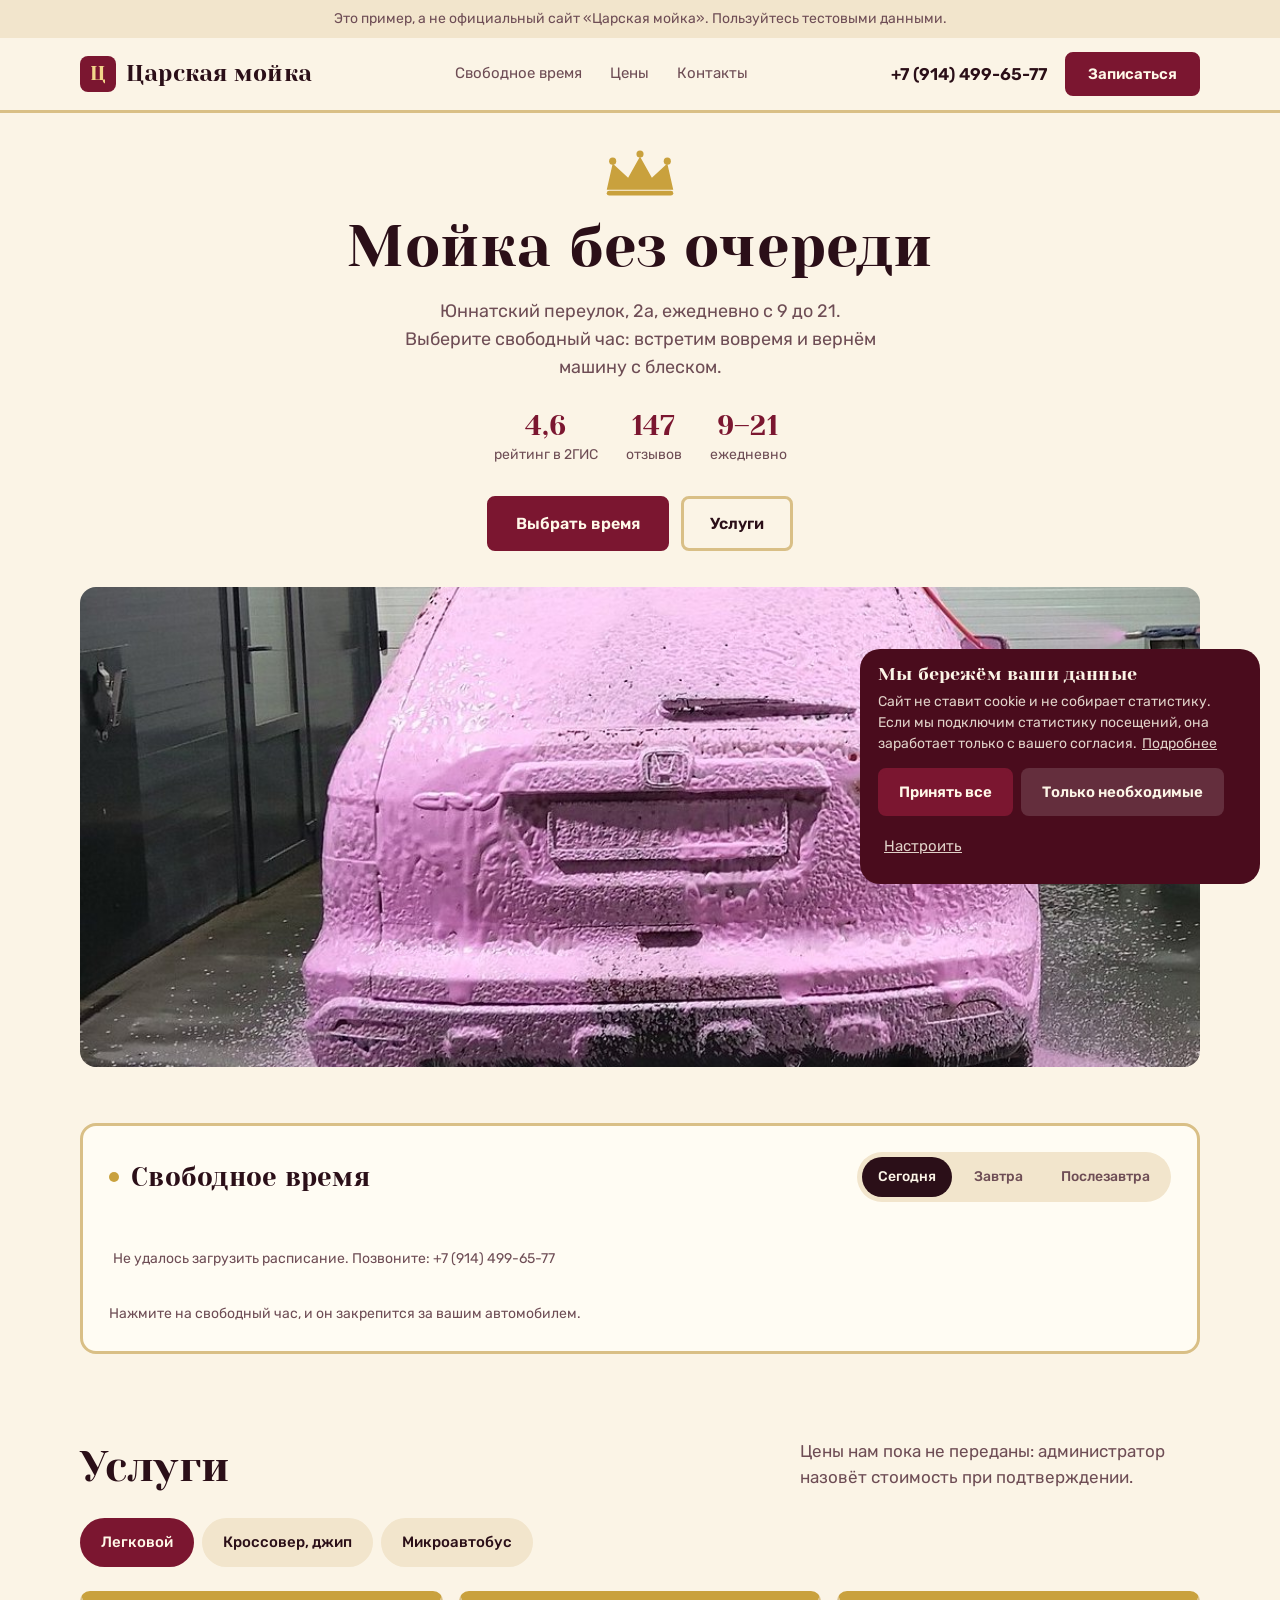
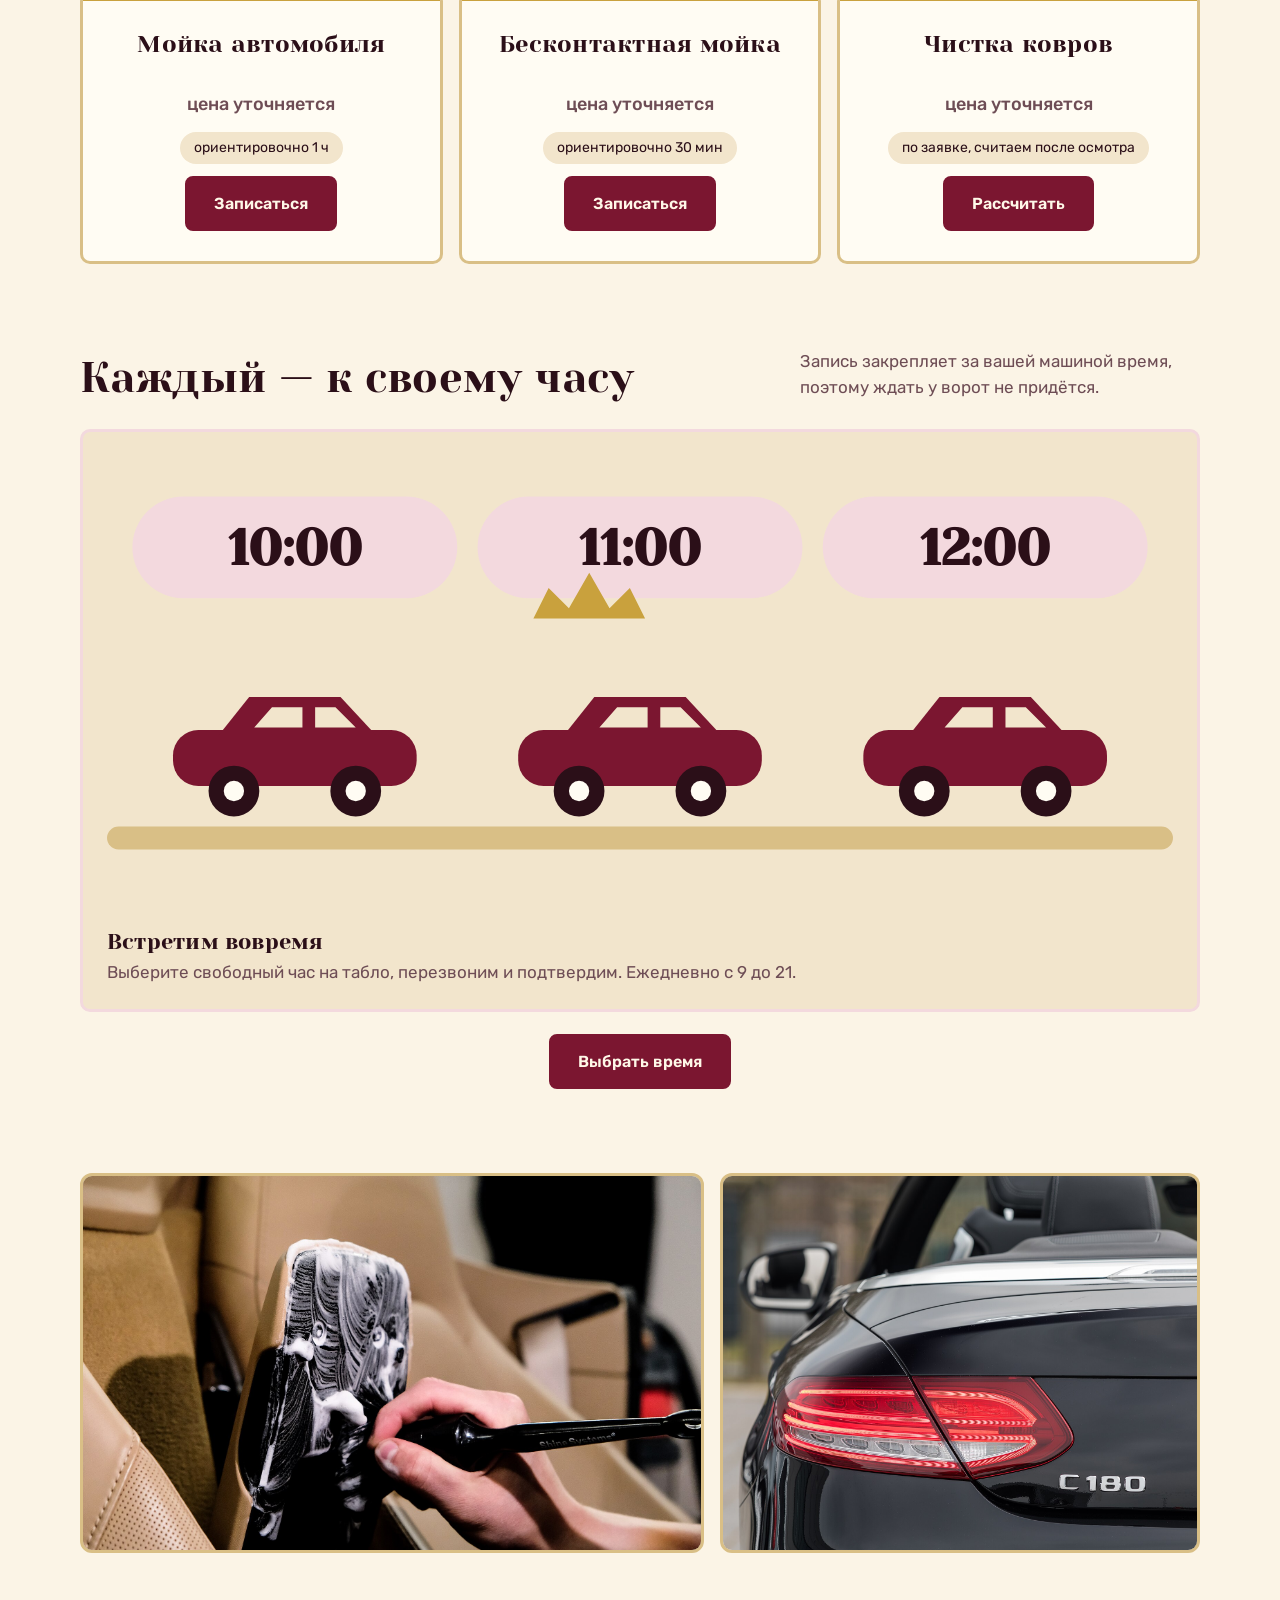
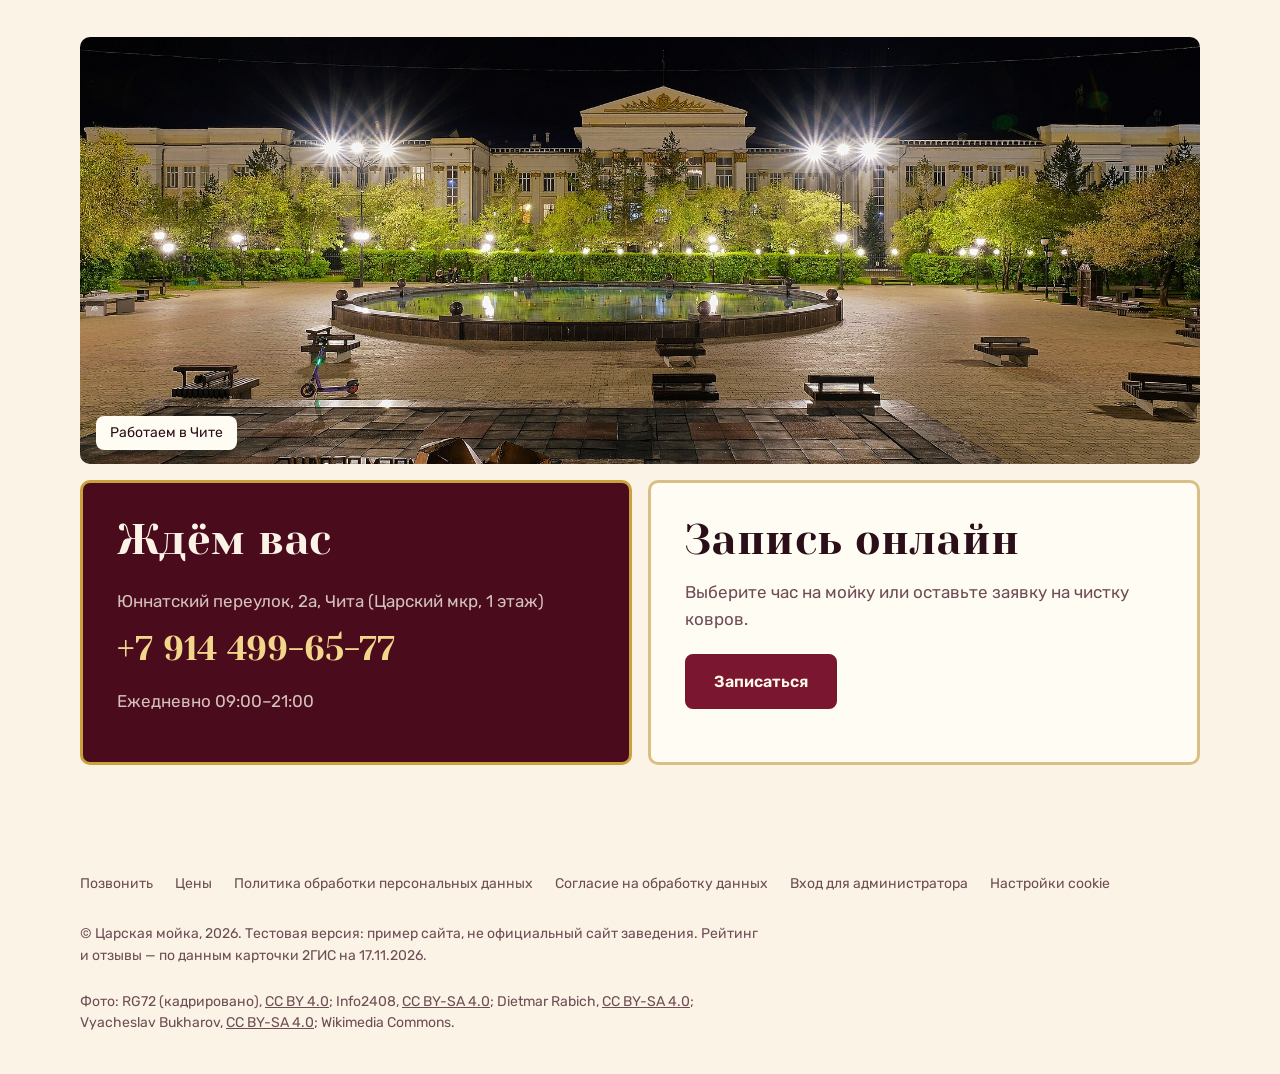
<file: index.html>
<!DOCTYPE html>
<html lang="ru">
<head>
<meta name="robots" content="noindex">
<meta charset="utf-8">
<!-- Странице можно грузить только свои файлы, обращаться только к Worker и (после согласия на cookie) к Метрике -->
<meta http-equiv="Content-Security-Policy" content="default-src 'self'; script-src 'self' 'unsafe-inline' https://mc.yandex.ru https://yastatic.net; style-src 'self' 'unsafe-inline'; img-src 'self' data: https://mc.yandex.ru https://mc.yandex.com; font-src 'self'; connect-src 'self' https://tsarskaya-zayavki.kenny-ki.workers.dev https://mc.yandex.ru https://mc.yandex.com; frame-src 'none'; object-src 'none'; base-uri 'self'; form-action 'self'">
<meta name="referrer" content="strict-origin-when-cross-origin">
<meta name="viewport" content="width=device-width, initial-scale=1">
<title>Царская мойка в Чите — автомойка на Юннатском переулке, 2а</title>
<meta name="description" content="Царская мойка в Чите, Юннатский переулок, 2а. Мойка автомобиля, бесконтактная мойка, чистка ковров. Ежедневно с 9:00 до 21:00, запись онлайн.">
<meta name="theme-color" content="#fbf4e6">
<link rel="icon" href="data:image/svg+xml,%3Csvg%20xmlns%3D%22http%3A%2F%2Fwww.w3.org%2F2000%2Fsvg%22%20viewBox%3D%220%200%2064%2064%22%3E%3Crect%20width%3D%2264%22%20height%3D%2264%22%20rx%3D%2214%22%20fill%3D%22%237b1630%22%2F%3E%3Ctext%20x%3D%2232%22%20y%3D%2243%22%20text-anchor%3D%22middle%22%20font-size%3D%2230%22%20font-family%3D%22Arial%2Csans-serif%22%20font-weight%3D%22700%22%20fill%3D%22%23fff8e8%22%3E%D0%A6%3C%2Ftext%3E%3C%2Fsvg%3E">
<link rel="stylesheet" href="fonts/fonts.css">
<style>
:root{--bg:#fbf4e6;--surface:#fffcf3;--soft:#f2e5cc;--ink:#2b0f18;--mute:#6e4d55;--accent:#7b1630;--on-accent:#fff8e8;--accent-soft:#f3d9de;--line:#d9bf86;--dark:#4a0c1d;--on-dark:#fbf4e6;--live:#c9a13d;--scrim:rgba(43,15,24,.62);--ov:rgba(43,15,24,.5);--r:10px;--rs:8px;--rm:8px;--rl:16px;--rb:8px;--bw:3px;--dw:400;--dtrack:.01em;--dcase:none;--accent-h:#5f0f24;--accent-t:#7b1630;--live-a:#c9a13de6;--display:'Yeseva One',Georgia,serif;--text:Rubik,system-ui,sans-serif}
/* Общая основа сайтов «Чита»: всё управляется переменными темы. Оформление, шрифты и композицию каждый сайт задаёт сам. */
*{box-sizing:border-box;margin:0}
[hidden]{display:none!important}
html{scroll-behavior:smooth;scroll-padding-top:84px;-webkit-text-size-adjust:100%}
body{background:var(--bg);color:var(--ink);font:400 17px/1.55 var(--text);-webkit-font-smoothing:antialiased;overflow-x:hidden}
body.lock{overflow:hidden}
img{display:block;width:100%;height:100%;object-fit:cover}
a{color:inherit;text-decoration:none}
button,input,select,textarea{font:inherit;color:inherit}
:focus-visible{outline:3px solid var(--accent);outline-offset:3px}
::selection{background:var(--accent-soft)}
.skip{position:absolute;left:-9999px}.skip:focus{left:16px;top:8px;z-index:99;background:var(--ink);color:var(--bg);padding:8px 14px;border-radius:999px}
.wrap{max-width:1160px;margin:0 auto;padding:0 20px}
h1,h2,h3{font-family:var(--display);font-weight:var(--dw);letter-spacing:var(--dtrack);text-transform:var(--dcase);line-height:1.1}
h1{font-size:clamp(38px,6vw,68px)}
h2{font-size:clamp(28px,4vw,42px)}
.btn{display:inline-flex;align-items:center;justify-content:center;gap:8px;border:var(--bw) solid var(--accent);cursor:pointer;font:600 16px var(--text);padding:15px 26px;min-height:48px;border-radius:var(--rb);background:var(--accent);color:var(--on-accent);transition:transform .2s,background .2s,color .2s}
.btn:hover{background:var(--accent-h);border-color:var(--accent-h);transform:translateY(-2px)}
.btn:disabled{opacity:.6;cursor:default;transform:none}
.btn.soft{background:transparent;color:var(--ink);border-color:var(--line)}
.btn.soft:hover{background:var(--soft);border-color:var(--ink)}
.live{display:inline-block;width:10px;height:10px;border-radius:50%;background:var(--live);animation:pulse 2s infinite;flex:none}
@keyframes pulse{0%{box-shadow:0 0 0 0 var(--live-a)}70%,100%{box-shadow:0 0 0 10px transparent}}
.ic{width:1.2em;height:1.2em;fill:none;stroke:currentColor;stroke-width:1.8;stroke-linecap:round;stroke-linejoin:round;flex:none}

/* плашка тестовой версии */
.demo{background:var(--soft);font-size:14px;text-align:center;padding:8px 20px;color:var(--mute)}
/* на телефоне — одна строка, чтобы первый экран достался заголовку и кнопке записи */
@media(max-width:600px){.demo{font-size:12.5px;padding:6px 16px;white-space:nowrap;overflow:hidden;text-overflow:ellipsis}.demo-x{display:none}}

/* шапка */
header{position:sticky;top:0;z-index:40;background:var(--bg)}
.nav{display:flex;align-items:center;justify-content:space-between;height:72px;gap:16px}
.logo{display:flex;align-items:center;gap:10px;font:var(--dw) 24px var(--display);text-transform:var(--dcase);letter-spacing:var(--dtrack)}
.logo i{min-width:36px;height:36px;padding:0 6px;border-radius:var(--rm);background:var(--accent);color:var(--on-accent);display:grid;place-items:center;font-style:normal;font-size:17px;position:relative}
nav{display:flex;gap:28px;color:var(--mute);font-size:15px}
nav a:hover{color:var(--ink)}
.nav-r{display:flex;align-items:center;gap:18px}
.nav-r .btn{padding:10px 20px;font-size:15px;min-height:44px}
.tel{font-weight:600}
@media(max-width:860px){nav{display:none}}
@media(max-width:520px){.tel{display:none}}

/* общие блоки */
main section,main .board{margin-bottom:84px}
.head{display:flex;justify-content:space-between;align-items:end;gap:20px;flex-wrap:wrap;margin-bottom:28px}
.head p{color:var(--mute);max-width:400px}

/* первый экран: варианты */
.hero{padding:36px 0 56px}
.hero .lead{color:var(--mute);font-size:19px;margin:20px 0 30px;max-width:480px}
.hero .cta{display:flex;gap:12px;flex-wrap:wrap}
.hero .pic{overflow:hidden;background:var(--soft);border-radius:var(--rl)}
.hero.v-split{display:grid;grid-template-columns:1.05fr .95fr;gap:40px;align-items:center}
.hero.v-split .pic{aspect-ratio:4/3.4}
/* на телефоне сначала заголовок и кнопка записи, фото под ними */
@media(max-width:820px){.hero.v-split{grid-template-columns:1fr;padding-top:12px;gap:24px}.hero.v-split .pic{aspect-ratio:16/11}}
.hero.v-full{position:relative;display:grid;align-items:end;min-height:min(78vh,640px);padding:0;border-radius:var(--rl);overflow:hidden;color:var(--on-dark);margin-top:8px}
.hero.v-full{margin-bottom:56px}
.hero.v-full .pic{position:absolute;inset:0;border-radius:0}
.hero.v-full .pic::after{content:"";position:absolute;inset:0;background:var(--ov)}
.hero.v-full .in{position:relative;z-index:1;padding:clamp(24px,5vw,56px);max-width:760px}
.hero.v-full .lead{color:inherit;opacity:.9}
.hero.v-center{text-align:center}
.hero.v-center .in{max-width:800px;margin:0 auto 36px}
.hero.v-center .lead{margin-left:auto;margin-right:auto}
.hero.v-center .cta{justify-content:center}
.hero.v-center .pic{aspect-ratio:21/9}
@media(max-width:700px){.hero.v-center .pic{aspect-ratio:4/3}}

/* свободное время */
.board{background:var(--soft);border-radius:var(--rl);padding:26px}
.board-top{display:flex;justify-content:space-between;align-items:center;gap:16px;flex-wrap:wrap;margin-bottom:18px}
.board h2{font-size:26px;display:flex;align-items:center;gap:12px}
.tabs{display:flex;gap:6px;background:var(--surface);padding:5px;border-radius:999px;overflow-x:auto;scrollbar-width:none}
.tabs button{border:0;background:none;cursor:pointer;font-weight:500;font-size:14px;min-height:40px;padding:8px 16px;border-radius:999px;color:var(--mute);white-space:nowrap}
.tabs button[aria-pressed="true"]{background:var(--ink);color:var(--bg)}
/* все часы в одной строке: на компьютере делят ширину поровну, на узком экране лента листается (колёсико, перетаскивание, полоса прокрутки) */
.hours{--hg:10px;display:flex;flex-wrap:nowrap;gap:var(--hg);overflow-x:auto;scrollbar-width:thin;padding-bottom:6px;cursor:grab;-webkit-overflow-scrolling:touch}
.hours > .hour{flex:1 1 0;min-width:68px;max-width:130px}
.hours > .hour:first-child{margin-left:auto}
.hours > .hour:last-child{margin-right:auto}
.hours.drag{cursor:grabbing}
.hours.drag .hour{pointer-events:none}
.hour{border:0;font:600 18px var(--display);letter-spacing:.5px;padding:16px 0;border-radius:var(--rs);text-align:center;background:transparent;color:var(--mute);opacity:.75}
.hour.busy{text-decoration:line-through}
.hour.past{opacity:.4} /* прошедший час: бледный, без зачёркивания — не путать с занятым */
.hour.wait{text-decoration:none}
.hour.free{background:var(--surface);color:var(--accent-t);cursor:pointer;opacity:1;transition:transform .2s,background .2s,color .2s}
.hour.free:hover,.hour.free:focus-visible{background:var(--accent);color:var(--on-accent);transform:translateY(-3px)}
.board .note{margin-top:14px;color:var(--mute);font-size:14px}
.hours > p,.hours > .wait:only-child{flex:1 1 100%;max-width:none;margin:0;text-align:left;padding:16px 4px;margin:0;font:400 16px var(--text);text-decoration:none}
@media(max-width:600px){.board{padding:20px 16px}}
/* вид табло: rows — прямоугольные клетки с жирной рамкой, bar — сплошная шкала */
[data-bstyle="rows"] .hour{border:var(--bw) solid var(--ink);border-radius:var(--rs);opacity:1;color:var(--mute)}
[data-bstyle="rows"] .hour.free{border-color:var(--ink)}
[data-bstyle="rows"] .hour.past,[data-bstyle="rows"] .hour.busy{border-color:var(--line)}
[data-bstyle="bar"] .hours{--hg:0px;border:var(--bw) solid var(--ink);border-radius:var(--rs);padding-bottom:0;background:var(--surface)}
[data-bstyle="bar"] .hour{border-radius:0;border-right:var(--bw) solid var(--line);padding:18px 0}
[data-bstyle="bar"] .hour.free{background:var(--accent);color:var(--on-accent)}
[data-bstyle="bar"] .hour.free:hover{background:var(--ink);color:var(--bg);transform:none}
/* телефон: лента часов и вкладки дней обрезались по краю («13:0», «Послезавтр»), 17.11.2026.
   Часы — сеткой по 4 в ряд без прокрутки, вкладки — на всю ширину */
@media(max-width:600px){
  .board-top{display:grid;grid-template-columns:minmax(0,1fr)}
  .tabs{width:100%}
  .tabs button{flex:1 1 0;min-width:0;padding:8px 2px;font-size:13px;letter-spacing:0}
  .hours{display:grid;grid-template-columns:repeat(4,minmax(0,1fr));overflow:visible;cursor:auto;padding-bottom:0}
  /* :first-child/:last-child — иначе margin:auto от широкой ленты сжимает первый и последний час в кружок (17.11.2026) */
  .hours > .hour,.hours > .hour:first-child,.hours > .hour:last-child{min-width:0;max-width:none;margin:0;font-size:15px;letter-spacing:0;padding:13px 0}
  .hours > p,.hours > .wait:only-child{grid-column:1/-1}
  [data-bstyle="bar"] .hours{overflow:hidden}
  [data-bstyle="bar"] .hour{border-bottom:var(--bw) solid var(--line)}
}

/* цены */
.chips{display:flex;gap:8px;flex-wrap:wrap;margin-bottom:24px}
.chips button{border:var(--bw) solid transparent;cursor:pointer;font-weight:500;font-size:15px;min-height:44px;padding:10px 18px;border-radius:999px;background:var(--soft);transition:background .2s}
.chips button:hover{background:var(--line)}
.chips button[aria-pressed="true"]{background:var(--accent);color:var(--on-accent)}
.plans{display:grid;grid-template-columns:repeat(auto-fit,minmax(var(--plan-min,280px),1fr));gap:16px}
.plan{border-radius:var(--r);padding:30px;background:var(--soft);display:flex;flex-direction:column;gap:12px}
.plan.alt{background:var(--accent-soft)}
.plan h3{font-size:24px}
.plan .price{font:var(--dw) 46px/1.1 var(--display);letter-spacing:var(--dtrack)}
.plan .price .cur{font-size:.5em;color:var(--mute)}
.plan .price .from{font-size:.4em;color:var(--mute);margin-right:2px}
.plan .price .ask{font:500 20px var(--text);color:var(--mute);letter-spacing:0;text-transform:none}
.plan p{color:var(--mute)}
.plan .time{display:inline-block;align-self:flex-start;background:var(--surface);border-radius:999px;padding:5px 14px;font-size:14px}
.plan .btn{align-self:flex-start;margin-top:auto}
@media(max-width:700px){.plan{padding:24px}}
/* list и table — прайс строками */
[data-plans="list"] .plans,[data-plans="table"] .plans{grid-template-columns:1fr;gap:0}
[data-plans="list"] .plan,[data-plans="table"] .plan{display:grid;grid-template-columns:minmax(0,1fr) auto auto;grid-template-areas:"h pr b" "p t b";align-items:center;gap:4px 28px;padding:22px 0;border-radius:0;background:none;border-bottom:var(--bw) solid var(--line)}
[data-plans="list"] .plan.alt,[data-plans="table"] .plan.alt{background:none}
[data-plans="list"] .plan h3,[data-plans="table"] .plan h3{grid-area:h;font-size:22px}
[data-plans="list"] .plan p,[data-plans="table"] .plan p{grid-area:p}
[data-plans="list"] .plan .price,[data-plans="table"] .plan .price{grid-area:pr;font-size:32px;text-align:right}
[data-plans="list"] .plan .time,[data-plans="table"] .plan .time{grid-area:t;justify-self:end;background:none;padding:0;color:var(--mute)}
[data-plans="list"] .plan .btn,[data-plans="table"] .plan .btn{grid-area:b;align-self:center;margin:0}
[data-plans="table"] .plans{border:var(--bw) solid var(--ink);border-radius:var(--r);overflow:hidden;background:var(--surface)}
[data-plans="table"] .plan{padding:20px 24px;border-bottom:var(--bw) solid var(--ink)}
[data-plans="table"] .plan:last-child{border-bottom:0}
@media(max-width:700px){
  [data-plans="list"] .plan,[data-plans="table"] .plan{grid-template-columns:minmax(0,1fr);grid-template-areas:"h" "p" "pr" "t" "b";gap:6px}
  [data-plans="list"] .plan .price,[data-plans="table"] .plan .price,[data-plans="list"] .plan .time,[data-plans="table"] .plan .time{text-align:left;justify-self:start}
  [data-plans="table"] .plan{padding:18px}
}

/* допуслуги */
.extras{display:grid;grid-template-columns:.9fr 1.1fr;gap:16px}
.extras .pic{border-radius:var(--r);overflow:hidden;min-height:340px}
.list{background:var(--soft);border-radius:var(--r);padding:12px 26px 20px}
.list h3{font-size:22px;margin:16px 0 4px}
.list ul{list-style:none;padding:0}
.list li{display:grid;grid-template-columns:1fr auto;gap:2px 12px;padding:10px 0}
.list li b{font-weight:600;white-space:nowrap}
.list li small{grid-column:1/-1;color:var(--mute);font-size:14px}
@media(max-width:820px){.extras{grid-template-columns:1fr}.extras .pic{min-height:220px}}

/* как это работает */
.steps{display:grid;grid-template-columns:repeat(3,1fr);gap:16px}
.step{background:var(--soft);border-radius:var(--r);padding:28px}
.step i{width:48px;height:48px;border-radius:var(--rm);background:var(--accent-soft);color:var(--accent-t);display:grid;place-items:center;margin-bottom:16px;font-style:normal;font-size:24px}
.step h3{font-size:22px;margin-bottom:8px}
.step p{color:var(--mute)}
@media(max-width:700px){.steps{grid-template-columns:1fr}}

/* фото */
.strip{display:grid;grid-template-columns:1.3fr 1fr;grid-template-rows:380px;gap:16px}
.strip.three{grid-template-columns:1.2fr 1fr 1fr}
.strip figure{border-radius:var(--r);overflow:hidden}
@media(max-width:700px){.strip,.strip.three{grid-template-columns:1fr;grid-template-rows:none}.strip figure{aspect-ratio:16/10}}

/* контакты */
.hero .pic.art{display:grid;place-items:center;background:var(--soft)}
.hero .pic.art svg{width:100%;height:100%;display:block}
/* свой блок сайта (sites/_art.mjs → sig): карточки с векторной картинкой; цвета берутся из темы */
.sg-g{display:grid;grid-template-columns:1fr 1fr;gap:16px}
.sg-g.three{grid-template-columns:repeat(3,1fr)}
.sg-g.one{grid-template-columns:1fr}
.sg-c{margin:0;background:var(--surface);border:var(--bw) solid var(--line);border-radius:var(--r);padding:24px}
.sg-c.on{background:var(--soft);border-color:var(--accent-soft)}
.sg-c svg{display:block;width:100%;height:auto;margin-bottom:16px}
.sg-c figcaption{color:var(--mute)}
.sg-c figcaption b{display:block;font:var(--dw) 22px/1.2 var(--display);letter-spacing:var(--dtrack);text-transform:var(--dcase);color:var(--ink);margin-bottom:4px}
.sg-cta{margin-top:22px;text-align:center}
@media(max-width:800px){.sg-g,.sg-g.three{grid-template-columns:1fr}.sg-c{padding:18px}}
.a-acc{fill:var(--accent)}.a-ink{fill:var(--ink)}.a-soft{fill:var(--accent-soft)}.a-live{fill:var(--live)}.a-surf{fill:var(--surface)}
.a-mute{fill:var(--line)}.a-line{fill:var(--line)}.a-glass{fill:var(--soft)}.a-bg{fill:var(--soft)}
.a-ring{stroke:var(--mute);stroke-width:6}.a-hand{fill:none;stroke:var(--ink);stroke-width:6;stroke-linecap:round}
.a-tick{fill:none;stroke:var(--ink);stroke-width:6;stroke-linecap:round;stroke-linejoin:round}
.a-arrow{fill:none;stroke:var(--accent);stroke-width:6;stroke-linecap:round;stroke-linejoin:round}
.a-tickw{fill:none;stroke:var(--on-accent);stroke-width:7;stroke-linecap:round;stroke-linejoin:round}
.a-t{font:700 20px var(--display);fill:var(--ink)}.a-ts{font:600 15px var(--text);fill:var(--mute)}.a-tw{font:700 18px var(--display);fill:var(--on-accent)}
.contact{display:grid;grid-template-columns:1fr 1fr;gap:16px}
.city{position:relative;margin-bottom:16px;border-radius:var(--r);overflow:hidden;aspect-ratio:21/8}
.city figcaption{position:absolute;left:16px;bottom:14px;background:var(--surface);color:var(--ink);font-size:14px;padding:6px 14px;border-radius:var(--rb)}
@media(max-width:700px){.city{aspect-ratio:16/10}}
.card{border-radius:var(--r);padding:34px;background:var(--soft)}
.card.dark{background:var(--dark);color:var(--on-dark)}
.card.dark p{opacity:.78}
.card.dark a:hover{text-decoration:underline;text-underline-offset:4px}
.card h2{margin-bottom:16px}
.card .big{font:var(--dw) 34px/1.2 var(--display);display:block;margin:6px 0 18px}
.card .txt{color:var(--mute);margin-bottom:22px}
.card .links{display:flex;gap:14px;flex-wrap:wrap;margin-top:14px}
.card .links a{text-decoration:underline;text-underline-offset:4px}
@media(max-width:700px){.contact{grid-template-columns:minmax(0,1fr)}.card{padding:26px}.card .big{font-size:clamp(19px,6vw,30px)}}
/* номер не переносится по дефису; карточка не шире колонки даже при широком шрифте (Detailing №1, 17.11.2026) */
.contact > *{min-width:0}
.card .big{white-space:nowrap;overflow:hidden;text-overflow:ellipsis}

/* подвал */
footer{padding:12px 0 40px;color:var(--mute);font-size:14px}
footer .lnk{display:flex;flex-wrap:wrap;gap:8px 22px;margin-bottom:18px}
footer .lnk a:hover,footer .lnk button:hover{color:var(--ink)}
footer .legal{display:flex;justify-content:space-between;gap:24px;flex-wrap:wrap}
footer .legal p{max-width:680px}
footer .legal a{text-decoration:underline}
.cclink{font:inherit;color:inherit;background:none;border:0;padding:0;cursor:pointer}

/* запись: выезжающая панель */
#book{position:fixed;inset:0;z-index:60;visibility:hidden;transition:visibility 0s .38s}
#book.open{visibility:visible;transition:none}
.ovl{position:absolute;inset:0;background:var(--scrim);opacity:0;transition:opacity .3s}
#book.open .ovl{opacity:1}
.drawer{position:absolute;top:0;right:0;bottom:0;width:min(500px,100%);background:var(--surface);color:var(--ink);border-radius:var(--rl) 0 0 var(--rl);overflow:hidden;display:flex;flex-direction:column;transform:translateX(100%);transition:transform .38s cubic-bezier(.2,.8,.2,1)}
#book.open .drawer{transform:none}
@media(max-width:520px){.drawer{border-radius:0}}
.dh{display:flex;align-items:center;justify-content:space-between;padding:18px 24px;background:var(--soft)}
.dh h2{font-size:28px;display:flex;align-items:center;gap:10px}
.dh h2:focus{outline:none}
.x{width:46px;height:46px;border:0;border-radius:50%;background:var(--surface);cursor:pointer;display:grid;place-items:center;transition:background .2s}
.x:hover{background:var(--accent-soft)}
.x svg{width:20px;height:20px;stroke:var(--ink);stroke-width:2;fill:none}
.db{flex:1;overflow-y:auto;padding:24px;overscroll-behavior:contain}
#f{display:grid;gap:20px}
#f label,.field{display:grid;gap:8px}
.lbl{font-weight:600}
#f select,#f input:not([type=checkbox]),#f textarea{width:100%;min-height:52px;padding:12px 16px;border:var(--bw) solid transparent;border-radius:var(--rs);background:var(--soft);color:var(--ink);font-size:16px}
#f textarea{min-height:92px;resize:vertical}
#f select{-webkit-appearance:none;appearance:none;padding-right:44px;background:var(--soft) url("data:image/svg+xml,%3Csvg xmlns='http://www.w3.org/2000/svg' viewBox='0 0 24 24' fill='none' stroke='%23888' stroke-width='2'%3E%3Cpath d='m6 9 6 6 6-6'/%3E%3C/svg%3E") no-repeat right 14px center/18px}
#f select option{background:var(--surface);color:var(--ink)}
#f select:focus,#f input:not([type=checkbox]):focus,#f textarea:focus{outline:2px solid var(--accent);outline-offset:0}
input::placeholder,textarea::placeholder{color:var(--mute)}
.hint{font-size:14px;color:var(--mute)}
details.more summary{cursor:pointer;color:var(--accent-t);font-weight:600;list-style:none;display:flex;align-items:center;gap:8px;min-height:44px}
details.more summary::-webkit-details-marker{display:none}
details.more summary::before{content:"+";width:26px;height:26px;border-radius:50%;background:var(--accent-soft);display:grid;place-items:center;transition:transform .2s}
details.more[open] summary::before{transform:rotate(45deg)}
.ex{display:grid;gap:2px;margin-top:6px}
.ex label{display:grid!important;grid-template-columns:22px 1fr auto;align-items:center;gap:12px!important;min-height:44px;cursor:pointer}
.ex input{width:20px;height:20px;accent-color:var(--accent)}
.ex b{font-weight:600;white-space:nowrap}
.sum{display:flex;justify-content:space-between;align-items:center;gap:12px;padding:16px 18px;border-radius:var(--rs);background:var(--accent-soft)}
.sum small{display:block;color:var(--mute);font-size:13px}
.sum b.ask{font:600 18px var(--text);text-transform:none;letter-spacing:0;text-align:right;white-space:normal}
.sum b{font:var(--dw) 28px/1 var(--display);text-transform:none;white-space:nowrap}
#f > *,#f .field > *{min-width:0} /* иначе сетка формы растягивается по ленте дней и лента не листается */
#f{grid-template-columns:minmax(0,1fr)}
.ddw{position:relative;min-width:0}
.dd{display:flex;gap:8px;overflow-x:auto;padding-bottom:4px;scrollbar-width:none;scroll-behavior:smooth;cursor:grab}
.dd.drag{cursor:grabbing;scroll-behavior:auto}
.dd.drag button{pointer-events:none}
.ddn{position:absolute;top:50%;transform:translateY(calc(-50% - 2px));z-index:2;width:44px;height:44px;border:0;border-radius:50%;background:var(--ink);color:var(--bg);display:grid;place-items:center;cursor:pointer;transition:background .2s}
.ddn:hover{background:var(--accent);color:var(--on-accent)}
.ddn svg{width:18px;height:18px;fill:none;stroke:currentColor;stroke-width:2.4;stroke-linecap:round;stroke-linejoin:round}
.ddn.prev{left:-6px}.ddn.next{right:-6px}
.dd button{flex:0 0 auto;border:0;cursor:pointer;background:var(--soft);border-radius:var(--rs);padding:10px 14px;min-width:66px;min-height:56px;font-size:13px;color:var(--mute);transition:background .2s}
.dd button b{display:block;font:var(--dw) 20px var(--display);color:var(--ink)}
.dd button.on{background:var(--ink);color:var(--bg)}
.dd button.on b{color:var(--bg)}
.picked{margin-bottom:10px;color:var(--mute);font-size:14px}
.slots{display:grid;grid-template-columns:repeat(auto-fill,minmax(84px,1fr));gap:8px}
.slot{min-height:46px;border:0;border-radius:999px;background:var(--soft);cursor:pointer;font:600 16px var(--display);letter-spacing:.4px;transition:background .15s}
.slot:hover{background:var(--accent-soft)}
.slot.on{background:var(--accent);color:var(--on-accent)}
.consent{grid-template-columns:22px 1fr!important;align-items:start;font-size:14px;color:var(--mute)}
.consent input{width:20px;height:20px;margin-top:2px;accent-color:var(--accent)}
.consent a{color:var(--accent-t);text-decoration:underline}
.ok{display:none;text-align:center;padding:40px 10px}
.ok i{width:72px;height:72px;border-radius:50%;background:var(--accent-soft);display:grid;place-items:center;margin:0 auto 18px;font-style:normal;font-size:32px;color:var(--accent-t)}
.ok h3{font-size:28px;margin-bottom:10px}
.ok p{color:var(--mute);margin-bottom:24px}
.err{display:none;margin-top:16px;padding:14px 16px;border-radius:var(--rs);background:#fbe4de;color:#8a2a1c}
.hp{position:absolute;left:-9999px;width:1px;height:1px;overflow:hidden}

/* согласие на cookie: показывается при первом визите; до ответа ничего не загружается */
.cc{position:fixed;left:16px;right:16px;bottom:calc(16px + env(safe-area-inset-bottom));z-index:50;max-width:560px;margin:0 auto;padding:20px;border-radius:20px;background:var(--dark);color:var(--on-dark);font-size:14px;line-height:1.5}
.cc h3{font-size:20px;margin-bottom:6px;display:flex;align-items:center;gap:10px}
.cc p{opacity:.85}
.cc a{text-decoration:underline}
.cc .opts{display:none;margin-top:14px;gap:8px}
.cc.more .opts{display:grid}
.cc .opt{display:grid;grid-template-columns:22px 1fr;gap:10px;align-items:start;padding:12px 14px;border-radius:14px;background:rgba(255,255,255,.1);cursor:pointer}
.cc .opt input{width:20px;height:20px;margin-top:1px;accent-color:var(--accent)}
.cc .opt b{display:block;font-weight:600}
.cc .opt span{opacity:.75}
.cc .row{display:flex;flex-wrap:wrap;gap:8px;margin-top:14px}
.cc .btn{padding:11px 18px;font-size:15px}
.cc .btn.ghost{background:rgba(255,255,255,.14);color:inherit;border-color:transparent}
.cc .btn.ghost:hover{background:rgba(255,255,255,.24)}
.cc .lnkbtn{background:none;border:0;color:inherit;opacity:.85;text-decoration:underline;cursor:pointer;padding:11px 6px;font-size:15px}
@media(max-width:520px){.cc{left:10px;right:10px;padding:14px 14px 6px;border-radius:16px;font-size:13px;line-height:1.4}.cc h3{font-size:17px;margin-bottom:4px}.cc .row{gap:8px;margin-top:10px}.cc .row .btn{flex:1 1 0;min-width:0;padding:11px 8px;font-size:14px;min-height:44px}.cc .row .lnkbtn{flex:1 0 100%;text-align:center;padding:12px 6px;min-height:44px}}
/* на широком экране баннер уходит в правый нижний угол: текст hero слева остаётся открытым */
@media(min-width:900px){.cc{left:auto;right:20px;margin:0;max-width:400px;padding:16px 18px}.cc h3{font-size:18px}}

/* зоны нажатия не меньше 44 px: подвал, контакты, шапка, подписи фото */
footer .lnk{gap:0 22px}
footer .lnk a,.cclink{display:inline-flex;align-items:center;min-height:44px}
footer .legal a{display:inline-block;padding:12px 4px;margin:-12px -4px}
.card a:not(.btn):not(.big){display:inline-flex;align-items:center;min-height:44px}
.card .links{gap:4px 18px}
.logo{min-height:44px}
@media(min-width:521px){.nav-r .tel{display:inline-flex;align-items:center;min-height:44px}}
.cc a{display:inline-block;padding:10px 2px;margin:-10px 0}

@media (prefers-reduced-motion:reduce){
  html{scroll-behavior:auto}
  .drawer,.ovl{transition:none}
  .live{animation:none}
  .btn:hover,.hour.free:hover{transform:none}
}

/* цифры из карточки 2ГИС под заголовком */
.facts{display:flex;gap:28px;flex-wrap:wrap;list-style:none;padding:0;margin:0 0 30px}
@media(max-width:440px){.facts{gap:18px;flex-wrap:nowrap;margin-bottom:22px}.facts li{min-width:0}}
.facts li{font-size:14px;color:var(--mute)}
.facts b{display:block;font:var(--dw) 36px/1 var(--display);letter-spacing:var(--dtrack);color:var(--ink);margin-bottom:4px}
.hero.v-full .facts li{color:inherit;opacity:.85}
.hero.v-full .facts b{color:inherit}

/* ---- оформление «Царская мойка» ---- */

.logo{font-size:23px}
.logo i{background:var(--accent);color:#f2d68a;font:400 20px var(--display);border-radius:8px}
header{border-bottom:3px solid var(--line)}
h1{font-size:clamp(34px,4.9vw,58px);line-height:1.1;text-wrap:balance}
.crown{display:block;width:76px;height:48px;margin:0 auto 18px;fill:var(--live)}
.hero .lead{font-size:18px}
.facts{justify-content:center}
.facts b{color:var(--accent);font-size:28px}
.btn{border-radius:8px}
.board{background:var(--surface);border:3px solid var(--line)}
.tabs{background:var(--soft)}
[data-bstyle="rows"] .hour{border-color:var(--line);border-radius:8px}
[data-bstyle="rows"] .hour.free{border-color:var(--accent);color:var(--accent)}
[data-bstyle="rows"] .hour.free:hover{background:var(--accent);color:#fff8e8}
.plan{background:var(--surface);border:3px solid var(--line);border-top:10px solid var(--live);text-align:center;align-items:center}
.plan.alt{background:var(--surface)}
.plan .btn,.plan .time{align-self:center}
.plan .price{color:var(--accent)}
.plan .time{background:var(--soft)}
.plan .price .ask{font:500 18px var(--text);color:var(--mute)}
.step{background:var(--surface);border:3px solid var(--line);text-align:center}
.step i{margin:0 auto 14px;background:var(--accent);color:#f2d68a;border-radius:50%}
.strip figure{border:3px solid var(--line);border-radius:12px}
.card{background:var(--surface);border:3px solid var(--line)}
.card.dark{background:var(--dark);border-color:var(--live)}
.card .big{color:#f2d68a}
.dh h2,.board h2{font-family:var(--display)}

</style>
</head>
<body data-plans="cards" data-bstyle="rows">
<a class="skip" href="#tablo">Перейти к записи</a>
<div class="demo" role="note">Это пример, а не официальный сайт «Царская мойка»<span class="demo-x">. Пользуйтесь тестовыми данными</span>.</div>

<header>
  <div class="wrap nav">
    <a class="logo" href="#" aria-label="Царская мойка, наверх"><i aria-hidden="true">Ц</i>Царская мойка</a>
    <nav aria-label="Разделы"><a href="#tablo" data-board>Свободное время</a><a href="#ceny">Цены</a><a data-extras href="#dop">Дополнительно</a><a href="#kontakty">Контакты</a></nav>
    <div class="nav-r">
      <a class="tel" id="h-tel" href="tel:+79144996577">+7 (914) 499-65-77</a>
      <button class="btn" type="button" data-book>Записаться</button>
    </div>
  </div>
</header>

<main class="wrap">
  <div class="hero v-center"><div class="in"><svg class="crown" viewBox="0 0 64 40" aria-hidden="true"><path d="M4 34l5-22 13 12L32 6l10 18 13-12 5 22z"/><rect x="4" y="35" width="56" height="4" rx="2"/><circle cx="9" cy="10" r="3"/><circle cx="32" cy="4" r="3"/><circle cx="55" cy="10" r="3"/></svg><h1>Мойка без&nbsp;очереди</h1><p class="lead">Юннатский переулок, 2а, ежедневно с 9 до 21. Выберите свободный час: встретим вовремя и вернём машину с блеском.</p><ul class="facts"><li><b>4,6</b>рейтинг в 2ГИС</li><li><b>147</b>отзывов</li><li><b>9–21</b>ежедневно</li></ul><div class="cta"><a class="btn" href="#tablo">Выбрать время</a><a class="btn soft" href="#ceny">Услуги</a></div></div><div class="pic"><img src="img/foam.jpg" width="1600" height="1000" alt="Машина в густой пене на мойке" fetchpriority="high"></div></div>
  <div class="board" id="tablo" data-board role="region" aria-labelledby="h-tablo"><div class="board-top"><h2 id="h-tablo"><span class="live" aria-hidden="true"></span>Свободное время</h2><div class="tabs" id="days-tabs" aria-label="День"></div></div><div class="hours" id="rows" aria-live="polite"><span class="hour wait">Загружаем…</span></div><noscript><p class="note">Расписание видно с включённым JavaScript. Записаться можно по телефону +7 (914) 499-65-77.</p></noscript><p class="note" id="board-note">Нажмите на свободный час, и он закрепится за вашим автомобилем.</p></div>
  <section id="ceny" aria-labelledby="h-ceny"><div class="head"><h2 id="h-ceny">Услуги</h2><p>Цены нам пока не переданы: администратор назовёт стоимость при подтверждении.</p></div><div class="chips" id="chips" aria-label="Класс автомобиля"></div><div class="plans" id="plans"></div></section>
  <section class="sg" aria-labelledby="h-chas"><div class="head"><h2 id="h-chas">Каждый — к своему часу</h2><p>Запись закрепляет за вашей машиной время, поэтому ждать у ворот не придётся.</p></div><div class="sg-g one"><figure class="sg-c on"><svg viewBox="0 0 420 180" role="img" aria-label="Три машины, у каждой своё время"><rect class="a-soft" x="10" y="16" width="128" height="40" rx="20"/><text class="a-t" x="74" y="43" text-anchor="middle">10:00</text><g transform="translate(26 92) scale(1)"><rect class="a-acc" x="0" y="16" width="96" height="22" rx="10"/><path class="a-acc" d="M18 18 30 3h36l14 15z"/><path class="a-glass" d="M32 15 39 7h12v8zM56 7h8l8 8H56z"/><circle class="a-ink" cx="24" cy="40" r="10"/><circle class="a-surf" cx="24" cy="40" r="4"/><circle class="a-ink" cx="72" cy="40" r="10"/><circle class="a-surf" cx="72" cy="40" r="4"/></g><rect class="a-soft" x="146" y="16" width="128" height="40" rx="20"/><text class="a-t" x="210" y="43" text-anchor="middle">11:00</text><g transform="translate(162 92) scale(1)"><rect class="a-acc" x="0" y="16" width="96" height="22" rx="10"/><path class="a-acc" d="M18 18 30 3h36l14 15z"/><path class="a-glass" d="M32 15 39 7h12v8zM56 7h8l8 8H56z"/><circle class="a-ink" cx="24" cy="40" r="10"/><circle class="a-surf" cx="24" cy="40" r="4"/><circle class="a-ink" cx="72" cy="40" r="10"/><circle class="a-surf" cx="72" cy="40" r="4"/></g><rect class="a-soft" x="282" y="16" width="128" height="40" rx="20"/><text class="a-t" x="346" y="43" text-anchor="middle">12:00</text><g transform="translate(298 92) scale(1)"><rect class="a-acc" x="0" y="16" width="96" height="22" rx="10"/><path class="a-acc" d="M18 18 30 3h36l14 15z"/><path class="a-glass" d="M32 15 39 7h12v8zM56 7h8l8 8H56z"/><circle class="a-ink" cx="24" cy="40" r="10"/><circle class="a-surf" cx="24" cy="40" r="4"/><circle class="a-ink" cx="72" cy="40" r="10"/><circle class="a-surf" cx="72" cy="40" r="4"/></g><rect class="a-line" x="0" y="146" width="420" height="9" rx="4.5"/><path class="a-live" d="M168 64l6-12 8 8 8-14 8 14 8-8 6 12z"/></svg><figcaption><b>Встретим вовремя</b>Выберите свободный час на табло, перезвоним и подтвердим. Ежедневно с 9 до 21.</figcaption></figure></div><p class="sg-cta"><a class="btn" href="#tablo">Выбрать время</a></p></section>
  <section aria-label="Чита"><div class="strip"><figure><img src="img/interior2.jpg" width="1600" height="1000" alt="Чистка кожаного сиденья щёткой" loading="lazy"></figure><figure><img src="img/glossy.jpg" width="1600" height="1000" alt="Чистый блестящий чёрный кузов крупным планом" loading="lazy"></figure></div></section>
  <section id="kontakty" aria-labelledby="h-kont"><figure class="city"><img src="img/lenin.jpg" width="1600" height="1000" alt="Площадь в центре Читы" loading="lazy"><figcaption>Работаем в Чите</figcaption></figure><div class="contact"><div class="card dark"><h2 id="h-kont">Ждём вас</h2><p><a id="c-addr" href="#" target="_blank" rel="noopener">Юннатский переулок, 2а, Чита (Царский мкр, 1 этаж)</a></p><a class="big" id="c-tel" href="#"></a><p id="c-hrs"></p><div class="links" id="c-links"></div></div><div class="card"><h2>Запись онлайн</h2><p class="txt">Выберите час на мойку или оставьте заявку на чистку ковров.</p><button class="btn" type="button" data-book>Записаться</button></div></div></section>
</main>

<footer>
  <div class="wrap">
    <div class="lnk" id="foot-lnk">
      <a href="tel:+79144996577">Позвонить</a>
      <a href="#ceny">Цены</a>
      <a href="privacy.html">Политика обработки персональных данных</a>
      <a href="soglasie.html">Согласие на обработку данных</a>
      <a href="admin.html">Вход для администратора</a>
    </div>
    <div class="legal">
      <p>© <span id="fbrand">Царская мойка</span>, 2026. Тестовая версия: пример сайта, не официальный сайт заведения. Рейтинг и отзывы — по данным карточки 2ГИС на 17.11.2026.</p>
      <p>Фото: RG72 (кадрировано), <a href="https://creativecommons.org/licenses/by/4.0" target="_blank" rel="noopener">CC BY 4.0</a>; Info2408, <a href="https://creativecommons.org/licenses/by-sa/4.0" target="_blank" rel="noopener">CC BY-SA 4.0</a>; Dietmar Rabich, <a href="https://creativecommons.org/licenses/by-sa/4.0" target="_blank" rel="noopener">CC BY-SA 4.0</a>; Vyacheslav Bukharov, <a href="https://creativecommons.org/licenses/by-sa/4.0" target="_blank" rel="noopener">CC BY-SA 4.0</a>; Wikimedia Commons.</p>
    </div>
  </div>
</footer>

<div id="book">
  <div class="ovl" id="ovl"></div>
  <aside class="drawer" id="drawer" role="dialog" aria-modal="true" aria-labelledby="dtitle" aria-hidden="true">
    <div class="dh">
      <h2 id="dtitle" tabindex="-1"><span class="live" aria-hidden="true"></span><span id="dtitle-t" data-book="Запись">Запись</span></h2>
      <button class="x" type="button" id="dclose" aria-label="Закрыть"><svg viewBox="0 0 24 24" aria-hidden="true"><path d="M6 6l12 12M18 6 6 18"/></svg></button>
    </div>
    <div class="db">
      <form id="f">
        <label id="lvl-wrap"><span class="lbl">Класс автомобиля</span><select name="level" id="level"></select></label>
        <label><span class="lbl">Услуга</span><select name="service" id="svc"></select></label>
        <details class="more only-book" id="more"><summary>Добавить услуги</summary><div class="ex" id="ex"></div></details>
        <p class="sum" id="sum"></p>
        <div class="field only-book"><span class="lbl">День</span><div class="ddw"><button class="ddn prev" type="button" id="dd-prev" aria-label="Предыдущие дни" hidden><svg viewBox="0 0 24 24" aria-hidden="true"><path d="m15 6-6 6 6 6"/></svg></button><div class="dd" id="days"></div><button class="ddn next" type="button" id="dd-next" aria-label="Следующие дни" hidden><svg viewBox="0 0 24 24" aria-hidden="true"><path d="m9 6 6 6-6 6"/></svg></button></div></div>
        <div class="field only-book"><span class="lbl">Время</span><div id="times" aria-live="polite"></div></div>
        <label class="only-req" hidden><span class="lbl">Автомобиль</span><input name="car" maxlength="80" autocomplete="off" placeholder="Марка и модель"></label>
        <label class="only-req" hidden><span class="lbl">Что нужно сделать</span><textarea name="comment" maxlength="300" placeholder="Коротко опишите задачу (необязательно)"></textarea></label>
        <label><span class="lbl">Имя</span><input name="name" required autocomplete="given-name" maxlength="40" placeholder="Как к вам обращаться"></label>
        <label><span class="lbl">Телефон</span><input name="phone" aria-describedby="phint" type="tel" inputmode="tel" required autocomplete="tel" maxlength="18" placeholder="+7 (___) ___-__-__" pattern="\+7 \(\d{3}\) \d{3}-\d{2}-\d{2}" title="Введите номер полностью: +7 (999) 123-45-67"><span class="hint" id="phint">Перезвоним, чтобы подтвердить</span></label>
        <!-- ловушка для ботов: поле скрыто от людей и программ чтения с экрана -->
        <label class="hp" aria-hidden="true">Сайт<input name="website" tabindex="-1" autocomplete="off"></label>
        <label class="consent"><input type="checkbox" name="consent" required><span>Я даю <a href="soglasie.html" target="_blank" rel="noopener">согласие на обработку персональных данных</a> (имя, телефон, данные автомобиля) для записи или расчёта</span></label>
        <button class="btn" type="submit">Записаться</button>
      </form>
      <div class="ok" id="ok" role="status">
        <i aria-hidden="true">✓</i>
        <h3>Заявка принята</h3>
        <p id="ok-text">Мы перезвоним и подтвердим.</p>
        <button class="btn" type="button" id="again">Готово</button>
      </div>
      <p class="err" id="err" role="alert"></p>
    </div>
  </aside>
</div>

<script src="app.js"></script>
</body>
</html>
</file>
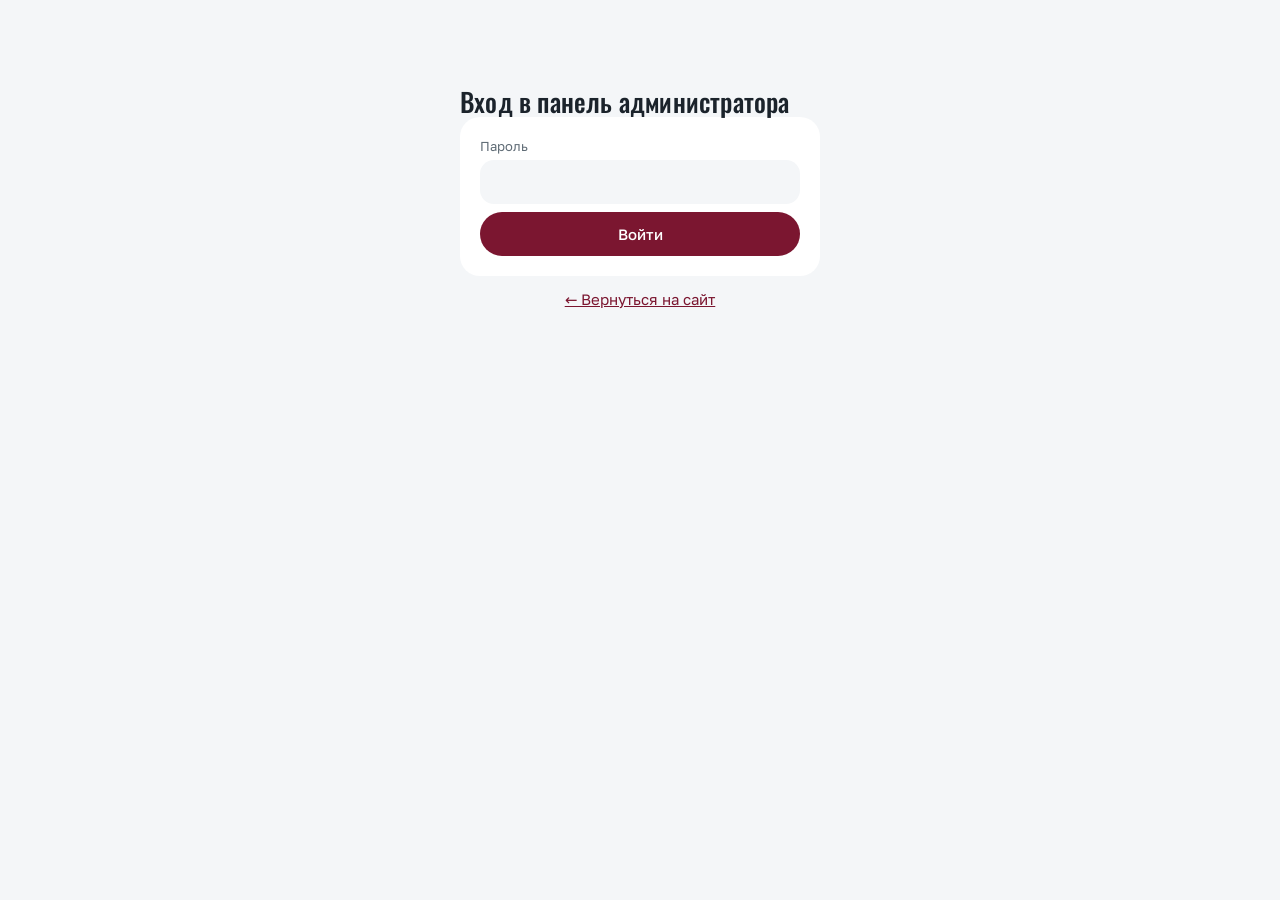
<file: admin.html>
<!DOCTYPE html>
<html lang="ru">
<head>
<meta charset="utf-8">
<!-- Только свои файлы и Worker; никаких сторонних скриптов рядом с паролем и записями клиентов -->
<meta http-equiv="Content-Security-Policy" content="default-src 'self'; script-src 'self' 'unsafe-inline'; style-src 'self' 'unsafe-inline'; img-src 'self' data:; font-src 'self'; connect-src https://tsarskaya-zayavki.kenny-ki.workers.dev; frame-src 'none'; object-src 'none'; base-uri 'self'; form-action 'self'">
<meta name="referrer" content="no-referrer">
<meta name="viewport" content="width=device-width, initial-scale=1">
<meta name="robots" content="noindex, nofollow">
<!-- Панель нельзя открыть внутри чужой страницы (защита от подмены кликов) -->
<style>html{display:none}</style>
<script>if (window.top === window.self) document.documentElement.style.display = 'block'; else window.top.location = window.self.location;</script>
<title>Панель администратора</title>
<link rel="icon" type="image/png" href="favicon.png">
<link rel="stylesheet" href="fonts/fonts.css">
<style>
:root{--bg:#f4f6f8;--card:#ffffff;--ink:#1b232b;--muted:#5f6b75;--line:#e3e7eb;--line2:#d3d9df;--accent:#7b1630;--on-accent:#ffffff;--red:#b23a2e;--ok:#2f7a3e;--warn:#8a6414}
*{box-sizing:border-box;margin:0}
body{font-family:"Golos Text",system-ui,-apple-system,"Segoe UI",Roboto,sans-serif;background:var(--bg);color:var(--ink);line-height:1.5;font-size:15px;padding:24px 16px}
a{color:var(--accent)}
:focus-visible{outline:2px solid var(--accent);outline-offset:2px}
.wrap{max-width:1100px;margin:0 auto}
h1{font-size:24px;font-weight:600;letter-spacing:-.02em}
h2{font-size:18px;font-weight:600;margin:20px 0 8px}
h3{font-size:15px;font-weight:600;margin-bottom:6px}
.layout{display:grid;grid-template-columns:200px minmax(0,1fr);grid-template-areas:"top top" "tabs main";column-gap:32px}
.top{grid-area:top;padding-bottom:16px;border-bottom:1px solid var(--line);margin-bottom:24px}
.tabs{grid-area:tabs;align-self:start;flex-direction:column;gap:4px;margin:0;position:sticky;top:24px}
.tabs button{border:0;background:transparent;color:var(--muted);text-align:left;padding:12px;font-size:15px}
.tabs button.on{background:var(--ink);color:var(--bg)}
#pb,#pc{grid-area:main;min-width:0}
.card{background:var(--card);border:1px solid var(--line);border-radius:16px;padding:16px;margin-bottom:12px}
button{font:inherit;cursor:pointer;border-radius:12px;border:1px solid var(--line2);background:var(--card);color:var(--ink);padding:9px 14px;min-height:44px}
a.btnlink{display:inline-flex;align-items:center;font:inherit;border-radius:12px;border:1px solid var(--line2);background:var(--card);color:var(--ink);padding:9px 14px;min-height:44px;text-decoration:none}
button.primary{background:var(--accent);border-color:var(--accent);color:var(--on-accent);font-weight:500}
button.danger{background:var(--card);color:var(--red);border-color:var(--red)}
button:disabled{opacity:.5;cursor:default}
input,select{font:inherit;padding:9px 10px;min-height:44px;border:1px solid var(--line2);border-radius:12px;background:var(--bg);color:var(--ink);width:100%;min-width:0}
input:focus,select:focus{border-color:var(--ink)}
label.f{display:grid;gap:4px;font-size:13px;color:var(--muted)}
.row{display:flex;gap:8px;flex-wrap:wrap;align-items:flex-end}
.row>*{flex:1 1 140px}
.row>button{flex:0 0 auto}
.top{display:flex;justify-content:space-between;align-items:center;gap:8px}
.tabs{display:flex}
.bk{display:grid;grid-template-columns:70px 1fr auto;gap:10px;align-items:center;padding:12px 0;border-top:1px solid var(--line)}
.bk:first-child{border-top:0}
.bk .t{font-weight:600;font-size:18px}
.bk small{color:var(--muted)}
.badge{display:inline-block;font-size:12px;padding:1px 8px;border-radius:99px;border:1px solid currentColor;margin-left:6px}
.new{color:var(--warn)}.okb{color:var(--ok)}
.acts{display:flex;gap:6px;flex-wrap:wrap;justify-content:flex-end}
.days{font-weight:600;margin:16px 0 6px;text-transform:capitalize}
.hours{display:grid;grid-template-columns:repeat(auto-fill,minmax(110px,1fr));gap:6px;margin-top:8px}
/* вкладки настроек и закреплённая внизу кнопка сохранения */
.stabs{display:flex;flex-wrap:wrap;gap:6px;margin-bottom:14px}
.stabs button{min-height:40px;padding:8px 16px;background:transparent;color:var(--muted)}
.stabs button.on{background:var(--ink);color:var(--bg);border-color:var(--ink)}
.savebar{position:sticky;bottom:0;z-index:3;display:flex;flex-wrap:wrap;align-items:center;gap:12px;padding:12px 0;background:var(--bg);border-top:1px solid var(--line)}
.savebar .msg{margin:0;color:var(--muted)}
.savebar .msg.good{color:var(--ok)}.savebar .msg.err{color:var(--red)}
/* цены услуги: по рамке на тип кузова, внутри цена и минуты */
.lvls{display:grid;grid-template-columns:repeat(auto-fit,minmax(200px,1fr));gap:10px;margin-top:10px}
.lvl{border:1px solid var(--line);border-radius:14px;padding:10px 12px}
.lvl-t{font-size:13px;font-weight:600;color:var(--warn);margin-bottom:6px}
.lvl .two{display:grid;grid-template-columns:1fr 1fr;gap:8px}
.msg{margin:8px 0;font-size:14px}.msg.err{color:var(--red)}.msg.good{color:var(--ok)}
.hint{color:var(--muted);font-size:13px}
.empty{color:var(--muted);padding:12px 0}
/* допуслуги в ручной записи: на всю ширину формы, галочки сеткой */
.row>.exbox{flex:1 1 100%}
.exg{display:grid;grid-template-columns:repeat(auto-fill,minmax(220px,1fr));gap:4px 16px}
label.ex{display:grid;grid-template-columns:20px 1fr auto;align-items:center;gap:10px;min-height:40px;font-size:15px;color:var(--ink);cursor:pointer}
label.ex input{width:18px;height:18px;min-height:0;padding:0;accent-color:var(--accent)}
label.ex b{font-weight:500;white-space:nowrap}
/* итоговые цены */
.bk .price{margin-left:10px;font-weight:600;white-space:nowrap}
.days{display:flex;justify-content:space-between;align-items:baseline;gap:12px;flex-wrap:wrap}
.dsum{text-transform:none;font-weight:500;color:var(--muted);font-size:14px}
#mtot{font-size:16px;color:var(--ink);font-weight:600;margin-top:6px}
@media (max-width:760px){.layout{grid-template-columns:1fr;grid-template-areas:"top" "tabs" "main"}.tabs{flex-direction:row;margin-bottom:12px}.bk{grid-template-columns:60px 1fr}.acts{grid-column:1/-1;justify-content:flex-start}}
/* === Скругления: единый стиль форм и кнопок === */
button,a.btnlink{border-radius:999px}
input,select{border-radius:14px}
/* свой вид списков: Safari иначе рисует их светлыми, и текст на тёмной теме не читается */
select{-webkit-appearance:none;appearance:none;padding-right:36px;background:var(--bg) url("data:image/svg+xml,%3Csvg xmlns='http://www.w3.org/2000/svg' viewBox='0 0 24 24' fill='none' stroke='%231b232b' stroke-width='2'%3E%3Cpath d='m6 9 6 6 6-6'/%3E%3C/svg%3E") no-repeat right 12px center/16px}
select option{background:var(--card);color:var(--ink)}
.card{border-radius:18px}
.bk,.bk:first-child{padding:12px 14px;margin-bottom:8px;border:1px solid var(--line);border-radius:14px;background:var(--bg)}

/* ===== Новый вид в стиле сайта: белые карточки на светло-сером, без линий, всё скруглено ===== */
:root{--bg:#f4f6f8;--card:#ffffff;--soft:#f4f6f8;--deep:#e9edf1;--blue-soft:#f3d9de;--sand:#f0c987}
body{font-size:15px;padding:28px 20px}
h1,h2,.bk .t{font-family:Oswald,"Arial Narrow",sans-serif;font-weight:500;letter-spacing:.2px}
h1{font-size:26px;line-height:1.1}
h2{font-size:24px}
.top{border-bottom:0;padding-bottom:0;margin-bottom:28px}
.brand{display:flex;align-items:center;gap:12px}
.brand i{width:42px;height:42px;border-radius:14px;background:var(--accent);color:#fff;display:grid;place-items:center;font:500 22px Oswald,sans-serif;font-style:normal;position:relative;flex:none}
.brand i::after{content:"";position:absolute;right:-3px;top:-3px;width:12px;height:12px;border-radius:50%;background:var(--sand);border:2px solid var(--bg)}
.brand small{color:var(--muted);font-size:13px}
.card{border:0;border-radius:20px;padding:20px}
.card h3{font-size:17px}
/* кнопки: без рамок, мягкие подложки */
button,a.btnlink{border:0;background:var(--card);font-weight:500;transition:background .15s,transform .15s}
button:hover,a.btnlink:hover{background:var(--deep)}
.card button,.card a.btnlink{background:var(--deep)}
.card button:hover{background:#dde2e8}
button.primary,.card button.primary{background:var(--accent);color:#fff}
button.primary:hover,.card button.primary:hover{background:color-mix(in srgb,#7b1630 85%,#000)}
button.danger,.card button.danger{background:#fbe8e6;color:var(--red);border:0}
button.danger:hover,.card button.danger:hover{background:#f6d5d1}
.tabs button,.stabs button{background:transparent;transition:none}
.tabs button:hover{background:var(--deep)}
.tabs button.on,.tabs button.on:hover{background:var(--ink);color:#fff}
/* поля: серые подложки без рамок, синий фокус */
input,select{border:0;background-color:var(--soft)}
input:focus,select:focus{outline:2px solid var(--accent);outline-offset:0}
/* шапка списка: заголовок слева, управление справа */
.lhead{display:flex;justify-content:space-between;align-items:center;gap:12px;flex-wrap:wrap;margin:32px 0 6px}
.lhead h2{margin:0}
.lctl{display:flex;align-items:center;gap:10px;flex-wrap:wrap;justify-content:flex-end}
.lctl select{width:auto;min-width:180px;background-color:var(--card)}
.upd{color:var(--muted);font-size:13px}
.refresh{display:inline-flex;align-items:center;gap:8px;padding:9px 18px 9px 14px}
.refresh svg{width:18px;height:18px;fill:none;stroke:currentColor;stroke-width:2.2;stroke-linecap:round;stroke-linejoin:round}
.refresh.busy svg{animation:spin .8s linear infinite}
.refresh:disabled{opacity:1}
@keyframes spin{to{transform:rotate(360deg)}}
/* дни и записи */
.days{text-transform:none;font-size:15px;margin:22px 4px 8px}
.days > span:first-child{display:inline-block}
.days > span:first-child::first-letter{text-transform:uppercase}
.bk,.bk:first-child{border:0;background:var(--soft);border-radius:16px;padding:14px 16px;grid-template-columns:72px 1fr auto}
.bk:last-child{margin-bottom:0}
.bk .t{font-size:22px}
.bk strong{font-weight:600;margin-right:4px}
.bk small{display:block;margin-top:2px}
.bk small + br{display:none}
.bk a{display:inline-block;margin-top:4px;font-weight:500;text-decoration:none}
.bk a:hover{text-decoration:underline}
.badge{border:0;padding:2px 10px;font-weight:500;vertical-align:1px}
.badge.okb{background:#e3f2e6;color:var(--ok)}
.badge.new{background:#fbf1dc;color:var(--warn)}
.badge:not(.okb):not(.new){background:var(--deep);color:var(--muted)}
.bk .price{display:inline-block;margin-left:6px;padding:2px 10px;border-radius:999px;background:var(--blue-soft);color:var(--accent);font-weight:600}
/* ручная запись */
#mtot{display:inline-block;align-self:start;padding:8px 14px;border-radius:12px;background:#fbf1dc;font-size:16px}
label.ex{border-radius:10px;padding:0 6px;margin:0 -6px}
label.ex:hover{background:var(--soft)}
.savebar{border-top:0;background:var(--bg)}
.lvl{border:0;background:var(--soft)}
.lvl input,.lvl select{background-color:var(--card)}
@media (max-width:760px){
  body{padding:18px 12px}
  .lhead{align-items:flex-start}
  .lctl{width:100%;justify-content:space-between}
  .upd{order:3;width:100%}
  .bk,.bk:first-child{grid-template-columns:56px 1fr;padding:12px;gap:8px 10px}
  .bk .t{font-size:20px}
  .tabs{position:static;background:var(--card);padding:4px;border-radius:999px;width:max-content;max-width:100%}
  .tabs button{padding:9px 18px}
  #pb > .card,#books .card{padding:12px}
  .card{padding:16px}
  .lctl{width:auto}
  .upd{order:0;width:auto}
  /* шапка: заголовок и кнопки не вылезают за экран */
  .top{flex-wrap:wrap;gap:12px}
  h1{font-size:22px}
  .brand i{width:38px;height:38px;font-size:20px}
  .top .row{flex-wrap:wrap!important}
  .top .row button,.top .row a.btnlink{padding:8px 16px;min-height:40px}
}
/* поля одной ширины во всех браузерах: Safari на iPhone растягивает поле даты по своей ширине и оно наезжает на соседнее */
.row>*{min-width:0}
input[type=date]{-webkit-appearance:none;appearance:none;display:block;min-width:0;max-width:100%;width:100%;text-align:left;line-height:24px}
input[type=date]::-webkit-date-and-time-value{text-align:left;min-height:24px}
@media (max-width:760px){
  #mf > label.f{flex:1 1 calc(50% - 4px)}
  #mf > .exbox,#mf > label.f:has(#mn),#mf > label.f:has(#mp){flex-basis:100%}
  #mf > button{flex:1 1 100%}
}

/* ===== 17.11.2026: статусы, итоговая цена, действия иконками (ПК — справа внизу, телефон — смахиванием) ===== */
.lhead{margin-top:0}
#mcard{margin-top:14px}
.savebar{position:static}
.bk .badge.st-new{background:#eceff2;color:#5f6b75}
.bk .badge.st-ok{background:#e3edfd;color:#2659b8}
.bk .badge.st-done{background:#e1f3e6;color:#237a3d}
.bk .badge.st-no{background:#fbe5e3;color:#b23a2e}
.bk .price{background:#e1f3e6;color:#237a3d}
.bkw{position:relative;margin-bottom:8px;border-radius:16px;overflow:hidden;background:var(--soft)}
.bkw:last-child{margin-bottom:0}
.bkw .bk,.bkw .bk:first-child{position:relative;z-index:1;margin:0;grid-template-columns:72px minmax(0,1fr);padding:14px 16px 64px;background:var(--soft);transition:transform .22s ease}
.bk .mid{min-width:0}
.bk .pline{margin-top:6px;display:flex;flex-wrap:wrap;align-items:center;gap:4px 8px}
.bk .price{margin:0}
.bk .pnote{color:var(--muted);font-size:13px}
.bk a.tel{display:inline-block;margin-top:6px}
.sw{position:absolute;right:12px;bottom:12px;z-index:2;display:flex;gap:6px}
.ib{position:relative;width:40px;height:40px;min-height:0;padding:0;border-radius:50%;display:flex;flex-direction:column;align-items:center;justify-content:center;gap:3px}
.ib svg{width:20px;height:20px;fill:none;stroke:currentColor;stroke-width:2.2;stroke-linecap:round;stroke-linejoin:round;flex:none}
.ib span{position:absolute;width:1px;height:1px;overflow:hidden;clip:rect(0 0 0 0);white-space:nowrap}
.card .ib.i-ok{background:#e3edfd;color:#2659b8}.card .ib.i-ok:hover{background:#d2e2fb}
.card .ib.i-done{background:#e1f3e6;color:#237a3d}.card .ib.i-done:hover{background:#cdebd6}
.card .ib.i-undo{background:var(--deep);color:var(--muted)}
.card .ib.i-price{background:#fbf1dc;color:#8a6414}.card .ib.i-price:hover{background:#f6e6c2}
.card .ib.i-call{background:var(--deep);color:var(--ink)}
.card .ib.i-no{background:#fbe5e3;color:#b23a2e}.card .ib.i-no:hover{background:#f6d5d1}
.pedit{margin-top:10px;padding:12px;border-radius:14px;background:var(--card);display:grid;gap:8px;max-width:420px}
.pedit .msg,.sheet .msg{margin:0}
.pbtns{display:flex;flex-wrap:wrap;gap:8px}
.shade{position:fixed;inset:0;z-index:50;background:rgba(15,20,25,.45)}
.sheet{position:fixed;left:0;right:0;bottom:0;z-index:51;background:var(--card);border-radius:22px 22px 0 0;padding:20px 16px calc(20px + env(safe-area-inset-bottom));display:grid;gap:10px;animation:up .2s ease}
.sheet input{font-size:24px;font-weight:600;min-height:56px}
.sheet .pbtns button{flex:1 1 0;min-height:50px}
@keyframes up{from{transform:translateY(100%)}to{transform:none}}
.swtip{color:var(--muted);font-size:13px;margin:0 0 8px}
@keyframes peek{0%,100%{transform:none}35%,60%{transform:translateX(-120px)}}
.bk.hint{animation:peek 1.8s ease .5s 1}
@media (max-width:760px){
  /* телефон: иконки под записью, запись уезжает влево (как в Telegram) */
  .bkw .bk,.bkw .bk:first-child{padding:12px;grid-template-columns:56px minmax(0,1fr);border-radius:0;touch-action:pan-y;user-select:none;-webkit-user-select:none}
  .bkw:not(.open) .sw{visibility:hidden}
  .bkw.drag .sw,.bkw.open .sw{visibility:visible}
  .sw{top:0;right:0;bottom:0;z-index:0;gap:0}
  .card .ib{width:58px;height:auto;border-radius:0;font-size:11px;font-weight:500;color:#fff}
  .ib span{position:static;width:auto;height:auto;clip:auto}
  .card .ib.i-ok,.card .ib.i-ok:hover{background:#3b78e0;color:#fff}
  .card .ib.i-done,.card .ib.i-done:hover{background:#2f9e57;color:#fff}
  .card .ib.i-undo,.card .ib.i-undo:hover{background:#7b8794;color:#fff}
  .card .ib.i-price,.card .ib.i-price:hover{background:#d9961a;color:#fff}
  .card .ib.i-call,.card .ib.i-call:hover{background:#5d7385;color:#fff}
  .card .ib.i-no,.card .ib.i-no:hover{background:#d64541;color:#fff}
  /* шапка в одну строку: название заведения, «На сайт» и «Выйти» */
  .top{flex-wrap:nowrap}
  .top h1{display:none}
  .brand small{font-size:16px;font-weight:600;color:var(--ink);line-height:1.2}
  .top .row{flex-wrap:nowrap!important;gap:6px!important}
  .top .row button,.top .row a.btnlink{padding:6px 12px;min-height:38px;font-size:14px}
  .lctl{width:100%;justify-content:flex-start}
  #addb{margin-left:auto}
}
</style>
</head>
<body>
<div class="wrap">

<div id="login" style="display:none;max-width:360px;margin:60px auto">
  <h1>Вход в панель администратора</h1>
  <form id="lf" class="card">
    <label class="f">Пароль<input id="pw" type="password" autocomplete="current-password" required></label>
    <p class="msg err" id="lerr"></p>
    <button class="primary" type="submit" style="width:100%">Войти</button>
  </form>
  <p style="text-align:center"><a href="index.html">← Вернуться на сайт</a></p>
</div>

<div id="app" style="display:none">
<div class="layout">
  <div class="top"><div class="brand"><i aria-hidden="true">Ц</i><div><h1>Панель администратора</h1><small>Царская мойка</small></div></div><div class="row" style="flex:0 0 auto;gap:8px;flex-wrap:nowrap"><a class="btnlink" href="index.html">На сайт</a><button id="out" type="button">Выйти</button></div></div>
  <div class="tabs"><button type="button" id="tb" class="on">Записи</button><button type="button" id="tc">Настройки</button></div>

  <div id="pb">
    <!-- сначала записи; ручная запись — по кнопке «+ Записать» (17.11.2026) -->
    <div class="lhead"><h2>Ближайшие записи</h2>
      <div class="lctl"><span class="upd" id="upd" aria-live="polite"></span><select id="fm" aria-label="Пост"></select><button id="rf" type="button" class="refresh"><svg viewBox="0 0 24 24" aria-hidden="true"><path d="M20 12a8 8 0 1 1-2.34-5.66"/><path d="M20 4v5h-5"/></svg>Обновить</button><button id="addb" type="button" class="primary" aria-expanded="false" aria-controls="mcard">+ Записать</button></div></div>
    <div class="card" id="mcard" hidden>
      <h3>Добавить запись вручную</h3>
      <p class="hint">Для звонков и тех, кто пришёл сам. Время сразу станет занятым на сайте. Так же можно закрыть час на мойке.</p>
      <form id="mf" class="row" style="margin-top:8px"></form>
      <p class="msg" id="mmsg"></p>
    </div>
    <p class="msg err" id="berr"></p>
    <div id="books"></div>
  </div>

  <div id="pc" style="display:none">
    <div id="cfg"></div>
  </div>
</div>
</div>
</div>

<script>
var W = 'https://tsarskaya-zayavki.kenny-ki.workers.dev';
var tok = sessionStorage.getItem('tk') || '';
var DAYS = ['Пн','Вт','Ср','Чт','Пт','Сб','Вс'];
var CFG = null, model = null, BOOKS = [], timer = null;
function $(id){ return document.getElementById(id); }
function el(t, c, x){ var n = document.createElement(t); if (c) n.className = c; if (x != null) n.textContent = x; return n; }

function api(path, body){
  var o = {headers: {'Authorization': 'Bearer ' + tok}};
  if (body !== undefined){ o.method = 'POST'; o.headers['Content-Type'] = 'application/json'; o.body = JSON.stringify(body); }
  return fetch(W + path, o).then(function(r){
    return r.json().catch(function(){ return {}; }).then(function(j){
      if (r.status === 401 && path !== '/admin/login'){ logout(); throw new Error('Войдите заново'); }
      if (!r.ok) throw new Error(j.error || ('Ошибка ' + r.status));
      return j;
    });
  });
}
function show(){
  var on = !!tok;
  $('login').style.display = on ? 'none' : 'block';
  $('app').style.display = on ? 'block' : 'none';
  if (on) init();
}
function logout(){ tok = ''; sessionStorage.removeItem('tk'); clearInterval(timer); document.title = 'Панель администратора'; show(); }
$('out').onclick = logout;
$('lf').onsubmit = function(e){
  e.preventDefault(); $('lerr').textContent = '';
  fetch(W + '/admin/login', {method: 'POST', headers: {'Content-Type': 'application/json'}, body: JSON.stringify({password: $('pw').value})})
    .then(function(r){ return r.json().then(function(j){ return {ok: r.ok, j: j}; }); })
    .then(function(x){
      if (!x.ok) throw new Error(x.j.error || 'Ошибка входа');
      tok = x.j.token; sessionStorage.setItem('tk', tok); $('pw').value = ''; show();
    })
    .catch(function(err){ $('lerr').textContent = err.message; });
};
function tab(t){
  $('pb').style.display = t === 'b' ? 'block' : 'none';
  $('pc').style.display = t === 'c' ? 'block' : 'none';
  $('tb').className = t === 'b' ? 'on' : ''; $('tc').className = t === 'c' ? 'on' : '';
}
$('tb').onclick = function(){ tab('b'); }; $('tc').onclick = function(){ tab('c'); };
$('addb').onclick = function(){
  var c = $('mcard'); c.hidden = !c.hidden;
  this.setAttribute('aria-expanded', String(!c.hidden)); this.textContent = c.hidden ? '+ Записать' : 'Скрыть форму';
  if (!c.hidden) c.scrollIntoView({block: 'nearest'});
};

function init(){
  fetch(W + '/config', {cache: 'no-cache'}).then(function(r){ return r.json(); }).then(function(c){
    CFG = c; model = JSON.parse(JSON.stringify(c));
    renderManual(); renderFilter(); renderCfg(); loadBooks();
    clearInterval(timer); timer = setInterval(function(){ if (!document.hidden) loadBooks(); }, 30000);
  }).catch(function(){ $('berr').textContent = 'Не удалось загрузить настройки. Проверьте Worker в Cloudflare.'; });}
function masterName(id){ var m = CFG.masters.filter(function(x){ return x.id === id; })[0]; return m ? m.name : id; }

/* ---------- записи ---------- */
function renderFilter(){
  var s = $('fm'); s.innerHTML = '';
  var o = el('option', '', 'Все посты'); o.value = ''; s.appendChild(o);
  CFG.masters.forEach(function(m){ var x = el('option', '', m.name); x.value = m.id; s.appendChild(x); });
  s.onchange = renderBooks; $('rf').onclick = loadBooks;
  s.style.display = CFG.masters.length < 2 ? 'none' : ''; // при одном посте фильтр не нужен
}
function loadBooks(){
  $('berr').textContent = ''; $('rf').classList.add('busy'); $('rf').disabled = true;
  api('/admin/bookings').then(function(j){
      BOOKS = j; renderBooks(); if (window.refreshManualTimes) window.refreshManualTimes();
      var n = new Date(); $('upd').textContent = 'Обновлено в ' + ('0' + n.getHours()).slice(-2) + ':' + ('0' + n.getMinutes()).slice(-2);
    })
    .catch(function(e){ $('berr').textContent = e.message; })
    .then(function(){ $('rf').classList.remove('busy'); $('rf').disabled = false; });
}
function rub(n){ return String(n).replace(/\B(?=(\d{3})+(?!\d))/g, ' ') + ' ₽'; }
// цена по прайсу (услуга по классу авто + допуслуги): {sum, from, unknown}; итоговая цена после расчёта хранится в записи (b.final)
function priceInfo(b){
  var r = {sum: 0, from: false, unknown: false};
  [b.service].concat(b.extras || []).forEach(function(name){
    var s = CFG.services.filter(function(x){ return x.name === name; })[0], p = s && (s.prices[b.level] || s.prices[Object.keys(s.prices)[0]]);
    if (!p || p.price == null){ r.unknown = true; return; }
    r.sum += p.price; if (p.from) r.from = true;
  });
  return r;
}
function listText(b){
  var p = priceInfo(b);
  if (p.unknown && !p.sum) return 'по прайсу: цена уточняется';
  return 'по прайсу: ' + (p.from || p.unknown ? 'от ' : '') + rub(p.sum);
}
// статусы: new — не подтверждена (серый), ok — подтверждена (голубой), done — выполнена (зелёный); отменённая запись удаляется
var ST = {'new': ['st-new', 'Не подтверждена'], ok: ['st-ok', 'Подтверждена'], done: ['st-done', 'Выполнена']};
var ICO = {
  ok: '<path d="M5 12.5l4.5 4.5L19 7.5"/>',
  done: '<path d="M2 12.5l4.5 4.5L16 7.5"/><path d="M11 15l2 2 9.5-9.5"/>',
  undo: '<path d="M9 14 4 9l5-5"/><path d="M4 9h10.5a5.5 5.5 0 0 1 0 11H11"/>',
  price: '<path d="M8 21V3h6a4.5 4.5 0 0 1 0 9H6M6 16h9"/>',
  call: '<path d="M6 3h4l2 5-2.5 1.5a11 11 0 0 0 5 5L16 12l5 2v4a2 2 0 0 1-2 2A16 16 0 0 1 4 6a2 2 0 0 1 2-3z"/>',
  no: '<path d="M6 6l12 12M18 6 6 18"/>'
};
var narrow = function(){ return window.matchMedia('(max-width:760px)').matches; };
var OPEN = null, EDIT = false, PENDING = false; // открытая свайпом запись и открытый ввод цены: обновление списка ждёт, пока их закроют
function uiBusy(){ return !!OPEN || EDIT; }
function flush(){ if (PENDING && !uiBusy()){ PENDING = false; renderBooks(); } }
function setOpen(w, on){
  var bk = w.querySelector('.bk');
  if (on && OPEN && OPEN !== w) setOpen(OPEN, false);
  bk.style.transform = on ? 'translateX(-' + w.querySelector('.sw').offsetWidth + 'px)' : '';
  w.classList.toggle('open', on); OPEN = on ? w : (OPEN === w ? null : OPEN);
  if (!on) flush();
}
// смахивание влево (как в Telegram): палец или мышь, вертикальная прокрутка не мешает
function swipe(w){
  var bk = w.querySelector('.bk'), sw = w.querySelector('.sw'), x0 = null, y0 = 0, dx = 0, base = 0, drag = null, moved = false;
  bk.addEventListener('pointerdown', function(e){
    if (!narrow() || e.button > 0) return;
    x0 = e.clientX; y0 = e.clientY; drag = null; moved = false; base = w.classList.contains('open') ? -sw.offsetWidth : 0; dx = base;
  });
  bk.addEventListener('pointermove', function(e){
    if (x0 == null) return;
    var ddx = e.clientX - x0, ddy = e.clientY - y0;
    if (drag === null){ if (Math.abs(ddx) < 8 && Math.abs(ddy) < 8) return; drag = Math.abs(ddx) > Math.abs(ddy); if (drag){ try { bk.setPointerCapture(e.pointerId); } catch (er) {} bk.style.transition = 'none'; w.classList.add('drag'); } }
    if (!drag) return;
    moved = true; dx = Math.min(0, Math.max(-sw.offsetWidth - 24, base + ddx)); bk.style.transform = 'translateX(' + dx + 'px)';
  });
  function end(){
    if (x0 == null) return; x0 = null; bk.style.transition = '';
    if (drag){ setOpen(w, dx < -sw.offsetWidth / 3); setTimeout(function(){ w.classList.remove('drag'); }, 250); }
  }
  bk.addEventListener('pointerup', end); bk.addEventListener('pointercancel', end);
  // тап по открытой записи закрывает её; после смахивания клик не срабатывает
  bk.addEventListener('click', function(e){
    if (moved){ e.preventDefault(); e.stopPropagation(); moved = false; return; }
    if (w.classList.contains('open') && !e.target.closest('a')){ e.preventDefault(); setOpen(w, false); }
  }, true);
}
document.addEventListener('pointerdown', function(e){ if (OPEN && !OPEN.contains(e.target)) setOpen(OPEN, false); });

// короткие подписи под иконками на телефоне; полное название — в подсказке и для программ чтения с экрана
var SHORT = {ok: 'Принять', done: 'Готово', undo: 'Вернуть', price: 'Цена', call: 'Звонок', no: 'Отмена'};
function ib(kind, cls, label, fn){
  var b = el('button', 'ib ' + cls); b.type = 'button'; b.title = label; b.setAttribute('aria-label', label);
  b.innerHTML = '<svg viewBox="0 0 24 24" aria-hidden="true">' + ICO[kind] + '</svg>'; b.appendChild(el('span', '', SHORT[kind]));
  b.onclick = function(e){ e.stopPropagation(); fn(); }; return b;
}
function plural(n, a, b, c){ return n % 10 === 1 && n % 100 !== 11 ? a : n % 10 >= 2 && n % 10 <= 4 && (n % 100 < 10 || n % 100 >= 20) ? b : c; }
function renderBooks(){
  if (uiBusy()){ PENDING = true; return; }
  var box = $('books'); box.innerHTML = '';
  var nw = BOOKS.filter(function(b){ return b.status !== 'ok' && b.status !== 'done'; }).length;
  document.title = (nw ? '(' + nw + ') ' : '') + 'Панель администратора';
  var f = $('fm').value, last = '', card = null, n = 0, dayHead = null, cnt = 0, fin = 0, sum = 0;
  // итог дня — только по уточнённым ценам; пока уточнены не все, итог помечен как не окончательный
  function closeDay(){
    if (!dayHead) return;
    var t = cnt + ' ' + plural(cnt, 'запись', 'записи', 'записей');
    if (!fin) t += ' · цены не уточнены';
    else if (fin < cnt) t += ' · ' + rub(sum) + ' — уточнено ' + fin + ' из ' + cnt + ', итог не окончательный';
    else t += ' · итого ' + rub(sum);
    dayHead.lastChild.textContent = t;
  }
  BOOKS.filter(function(b){ return !f || b.master === f; }).forEach(function(b){
    n++;
    if (b.date !== last){
      closeDay(); cnt = 0; fin = 0; sum = 0;
      last = b.date;
      var d = new Date(b.date + 'T12:00:00');
      dayHead = el('div', 'days'); dayHead.appendChild(el('span', '', d.toLocaleDateString('ru-RU', {weekday: 'long', day: 'numeric', month: 'long'}))); dayHead.appendChild(el('span', 'dsum'));
      box.appendChild(dayHead);
      card = el('div', 'card'); box.appendChild(card);
    }
    cnt++; if (b.final != null){ fin++; sum += b.final; }
    var st = ST[b.status] || ST['new'];
    var w = el('div', 'bkw'), row = el('div', 'bk');
    row.appendChild(el('div', 't', b.time || 'Заявка'));
    var mid = el('div', 'mid');
    var l1 = el('div'); l1.appendChild(el('strong', '', b.name || 'Без имени'));
    l1.appendChild(el('span', 'badge ' + st[0], st[1]));
    if (b.manual) l1.appendChild(el('span', 'badge', 'вручную'));
    if (b.kind === 'request') l1.appendChild(el('span', 'badge', 'на расчёт'));
    mid.appendChild(l1);
    // класс авто, услуга и допуслуги; пост показываем, только если их несколько
    mid.appendChild(b.kind === 'request'
      ? el('small', '', [b.service, b.car].filter(Boolean).join(', ') + (b.comment ? ' — ' + b.comment : ''))
      : el('small', '', [CFG.masters.length > 1 ? masterName(b.master) : '', CFG.levels.length > 1 ? b.level : '', b.service].filter(Boolean).join(', ') + (b.extras && b.extras.length ? ' + ' + b.extras.join(', ') : '')));
    var pl = el('div', 'pline');
    if (b.final != null){ pl.appendChild(el('span', 'price', rub(b.final))); pl.appendChild(el('span', 'pnote', 'уточнено · ' + listText(b))); }
    else pl.appendChild(el('span', 'pnote', listText(b)));
    mid.appendChild(pl);
    var tel = b.phone && b.phone !== '—' ? 'tel:' + b.phone.replace(/[^\d+]/g, '') : '';
    if (tel){ var a = el('a', 'tel', b.phone); a.href = tel; mid.appendChild(a); }
    row.appendChild(mid);
    // действия: только подходящие к статусу; красная отмена — последней
    var sw = el('div', 'sw');
    if (b.status !== 'ok' && b.status !== 'done') sw.appendChild(ib('ok', 'i-ok', 'Подтвердить', function(){ act(b.id, 'ok'); }));
    if (b.status !== 'done') sw.appendChild(ib('done', 'i-done', 'Выполнена', function(){ act(b.id, 'done'); }));
    else sw.appendChild(ib('undo', 'i-undo', 'Вернуть в подтверждённые', function(){ act(b.id, 'undo'); }));
    sw.appendChild(ib('price', 'i-price', 'Цена', function(){ openPrice(b, w); }));
    if (tel) sw.appendChild(ib('call', 'i-call', 'Позвонить', function(){ location.href = tel; }));
    if (b.status !== 'done') sw.appendChild(ib('no', 'i-no', 'Отменить', function(){
      if (confirm('Отменить запись «' + (b.name || '') + '» на ' + b.date + ' ' + (b.time || '') + '? Время освободится на сайте.')) act(b.id, 'no'); }));
    w.appendChild(sw); w.appendChild(row); card.appendChild(w); swipe(w);
  });
  closeDay();
  if (!n) box.appendChild(el('p', 'empty', 'Записей пока нет.'));
  swipeHint();
}
function act(id, a, extra){
  if (OPEN) setOpen(OPEN, false);
  var body = {id: id, act: a}; for (var k in extra || {}) body[k] = extra[k];
  return api('/admin/action', body).then(loadBooks).catch(function(e){ $('berr').textContent = e.message; throw e; });
}
// итоговая цена: на телефоне — панель снизу с цифровой клавиатурой, на ПК — поле в карточке
function openPrice(b, w){
  if (EDIT) return;
  if (OPEN) setOpen(OPEN, false);
  EDIT = true;
  var mob = narrow(), host = el('div', mob ? 'sheet' : 'pedit'), shade = null;
  if (mob){ shade = el('div', 'shade'); host.setAttribute('role', 'dialog'); host.setAttribute('aria-modal', 'true'); host.setAttribute('aria-label', 'Итоговая цена');
    host.appendChild(el('h3', '', 'Итоговая цена')); host.appendChild(el('p', 'hint', (b.name || 'Без имени') + ' · ' + (b.service || ''))); }
  host.appendChild(el('p', 'hint', listText(b).replace('по прайсу', 'По прайсу')));
  var lb = el('label', 'f', 'Итоговая цена, ₽'), inp = el('input'); inp.inputMode = 'numeric'; inp.autocomplete = 'off'; inp.placeholder = 'например, 4200';
  inp.value = b.final != null ? String(b.final) : ''; lb.appendChild(inp); host.appendChild(lb);
  var msg = el('p', 'msg err'); host.appendChild(msg);
  var r = el('div', 'pbtns'), sv = el('button', 'primary', 'Сохранить'), cl = el('button', '', 'Отмена'); sv.type = cl.type = 'button';
  r.appendChild(sv);
  if (b.final != null){ var er = el('button', 'danger', 'Стереть'); er.type = 'button'; er.onclick = function(){ save(null); }; r.appendChild(er); }
  r.appendChild(cl); host.appendChild(r);
  function close(){ EDIT = false; if (shade) shade.remove(); host.remove(); flush(); }
  function save(v){
    sv.disabled = true;
    act(b.id, 'price', {price: v}).then(close).catch(function(e){ msg.textContent = e.message; sv.disabled = false; });
  }
  sv.onclick = function(){
    var d = inp.value.replace(/\s/g, '');
    if (d === ''){ save(null); return; }
    if (!/^\d{1,8}$/.test(d)){ msg.textContent = 'Только цифры, целые рубли'; inp.focus(); return; }
    save(+d);
  };
  cl.onclick = close; if (shade) shade.onclick = close;
  inp.addEventListener('keydown', function(e){ if (e.key === 'Enter') sv.click(); if (e.key === 'Escape') close(); });
  if (mob){ document.body.appendChild(shade); document.body.appendChild(host); }
  else w.querySelector('.mid').appendChild(host);
  inp.focus();
}
// один раз на телефоне показываем, что запись смахивается влево
function swipeHint(){
  if (!narrow()) return;
  var seen = false; try { seen = localStorage.getItem('swh') === '1'; } catch (e) {}
  var w = document.querySelector('#books .bkw'); if (seen || !w) return;
  try { localStorage.setItem('swh', '1'); } catch (e) {}
  var tip = el('p', 'swtip', 'Смахните запись влево — там действия'); w.parentNode.insertBefore(tip, w);
  w.classList.add('drag'); w.querySelector('.bk').classList.add('hint');
  setTimeout(function(){ w.classList.remove('drag'); }, 2600);
  setTimeout(function(){ tip.remove(); }, 6000);
}

function renderManual(){
  var f = $('mf'); f.innerHTML = '';
  // сайты только с заявками на расчёт: записывать по времени нечего, ручная запись не нужна
  var hasBook = CFG.services.some(function(s){ return !s.request && Object.keys(s.prices).some(function(l){ return s.prices[l] && s.prices[l].minutes; }); });
  $('addb').style.display = hasBook ? '' : 'none';
  if (!hasBook){ $('mcard').hidden = true; return; }
  function pl(p){ return p.price == null ? 'цена уточняется' : (p.from ? 'от ' : '') + p.price + ' ₽'; }
  function sel(label, id, opts){ var l = el('label', 'f', label), s = el('select'); s.id = id;
    opts.forEach(function(o){ var x = el('option', '', o[1]); x.value = o[0]; s.appendChild(x); }); l.appendChild(s); f.appendChild(l); return l; }
  // пост выбираем, только если их несколько; при одном посте поле скрыто
  var ml = sel('Пост', 'mm', CFG.masters.map(function(m){ return [m.id, m.name]; }));
  if (CFG.masters.length < 2) ml.style.display = 'none';
  var ll0 = sel('Класс авто', 'ml', CFG.levels.map(function(l){ return [l, l]; }));
  if (CFG.levels.length < 2) ll0.style.display = 'none';
  sel('Услуга', 'ms', []);
  function priceOf(v, lv){ var p = v.prices[lv]; return p ? p : null; }
  // мойки с ценой для выбранного кузова; допуслуги без минут сюда не попадают
  function fillSvc(){
    var lv = $('ml').value, s = $('ms'), keep = s.value; s.innerHTML = '';
    CFG.services.forEach(function(v){ var p = priceOf(v, lv); if (!p || !p.minutes || v.request) return;
      var x = el('option', '', v.name + ' — ' + pl(p) + ' · ' + p.minutes + ' мин'); x.value = v.name; s.appendChild(x); });
    s.value = keep; if (s.selectedIndex < 0) s.selectedIndex = 0;
  }
  var dl = el('label', 'f', 'Дата'), di = el('input'); di.type = 'date'; di.id = 'md'; di.required = true;
  var t = new Date(); di.value = t.getFullYear() + '-' + ('0' + (t.getMonth() + 1)).slice(-2) + '-' + ('0' + t.getDate()).slice(-2);
  dl.appendChild(di); f.appendChild(dl);
  sel('Время', 'mt', []);
  // время — по графику поста на выбранный день, шагом в длительность мойки
  function fillTimes(){
    var s = $('mt'), keep = s.value; s.innerHTML = '';
    var m = CFG.masters.filter(function(x){ return x.id === $('mm').value; })[0] || CFG.masters[0];
    var d = new Date($('md').value + 'T12:00:00'), key = DAYS[(d.getDay() + 6) % 7];
    // часы дня: «10:00-21:00» или с перерывом «10:00-12:00, 13:00-21:00»
    var h = String((m && m.hours && m.hours[key]) || '').trim().split(',').map(function(part){ return /^(\d{1,2}):(\d{2})-(\d{1,2}):(\d{2})$/.exec(part.trim()); }).filter(Boolean);
    var v = CFG.services.filter(function(x){ return x.name === $('ms').value; })[0], p = v && priceOf(v, $('ml').value);
    var dur = p && p.minutes ? p.minutes : 60;
    if (!h.length){ var o = el('option', '', 'Выходной'); o.value = ''; s.appendChild(o); s.disabled = true; return; }
    s.disabled = false;
    function hhmm(x){ return ('0' + Math.floor(x / 60)).slice(-2) + ':' + (x % 60 ? ('0' + x % 60).slice(-2) : '00'); }
    // занятые получасы этого поста на эту дату — из списка записей
    var taken = [];
    BOOKS.forEach(function(b){ if (b.date === $('md').value && b.master === m.id) taken = taken.concat(b.cells || []); });
    h.forEach(function(iv){
      // начало записи — с целого часа, как на сайте; услуга должна уместиться до конца промежутка
      for (var x = +iv[1] * 60 + +iv[2]; x + dur <= +iv[3] * 60 + +iv[4]; x += 60){
        var tt = hhmm(x), busy = false;
        for (var c = x; c < x + dur; c += 30) if (taken.indexOf(hhmm(c)) >= 0) busy = true;
        var op = el('option', '', tt + (busy ? ' — занято' : '')); op.value = tt; op.disabled = busy; s.appendChild(op);
      }
    });
    s.value = keep; if (s.selectedIndex < 0 || s.options[s.selectedIndex].disabled){
      var free = [].filter.call(s.options, function(o){ return !o.disabled; })[0]; s.value = free ? free.value : '';
    }
  }
  window.refreshManualTimes = fillTimes;
  // допуслуги: галочки с ценой для выбранного кузова
  var exl = el('div', 'f exbox'); exl.appendChild(el('span', '', 'Доп. услуги'));
  var exg = el('div', 'exg'); exg.id = 'mx'; exl.appendChild(exg);
  var tot = el('p', 'hint'); tot.id = 'mtot'; exl.appendChild(tot); f.appendChild(exl);
  function fillExtras(){
    var lv = $('ml').value, on = [].map.call(exg.querySelectorAll('input:checked'), function(i){ return i.value; }); exg.innerHTML = '';
    CFG.services.forEach(function(v){ var p = priceOf(v, lv); if (!p || p.minutes || v.request) return;
      var lb = el('label', 'ex'), cb = el('input'); cb.type = 'checkbox'; cb.value = v.name; cb.checked = on.indexOf(v.name) >= 0; cb.onchange = total;
      lb.appendChild(cb); lb.appendChild(el('span', '', v.name)); lb.appendChild(el('b', '', pl(p))); exg.appendChild(lb); });
    if (!exg.children.length) exl.style.display = 'none';
  }
  function chosen(){ return [].map.call(exg.querySelectorAll('input:checked'), function(i){ return i.value; }); }
  function total(){
    var lv = $('ml').value, sum = 0, v = CFG.services.filter(function(x){ return x.name === $('ms').value; })[0], p = v && priceOf(v, lv);
    var unk = !!p && p.price == null;
    if (p && p.price != null) sum += p.price;
    chosen().forEach(function(n){ var e = CFG.services.filter(function(x){ return x.name === n; })[0], q = e && priceOf(e, lv); if (q && q.price != null) sum += q.price; else unk = true; });
    var n = chosen().length;
    $('mtot').textContent = 'Итого: ' + (sum || !unk ? String(sum).replace(/\B(?=(\d{3})+(?!\d))/g, ' ') + ' ₽' : 'цена уточняется') + (unk && sum ? ' и уточнить' : '') + (n ? ' (услуга и ' + n + ' доп.)' : '');
  }
  $('ml').onchange = function(){ fillSvc(); fillExtras(); fillTimes(); total(); };
  $('ms').onchange = function(){ fillTimes(); total(); };
  $('mm').onchange = fillTimes; di.onchange = fillTimes;
  fillSvc(); fillExtras(); fillTimes(); total();
  var nl = el('label', 'f', 'Имя (необязательно)'), ni = el('input'); ni.id = 'mn'; nl.appendChild(ni); f.appendChild(nl);
  var pl = el('label', 'f', 'Телефон (необязательно)'), pi = el('input'); pi.id = 'mp'; pi.type = 'tel';
  pi.inputMode = 'tel'; pi.autocomplete = 'off'; pi.maxLength = 18; pi.placeholder = '+7 (___) ___-__-__';
  // маска как на сайте: 8 или 7 в начале превращаются в +7, лишние цифры отбрасываются
  function fmtPhone(v){
    var d = v.replace(/\D/g, '');
    if (d[0] === '7' || d[0] === '8') d = d.slice(1);
    d = d.slice(0, 10);
    var o = '+7 (' + d.slice(0, 3);
    if (d.length > 3) o += ') ' + d.slice(3, 6);
    if (d.length > 6) o += '-' + d.slice(6, 8);
    if (d.length > 8) o += '-' + d.slice(8, 10);
    return o;
  }
  pi.addEventListener('focus', function(){ if (!this.value) this.value = '+7 ('; });
  pi.addEventListener('input', function(){ this.value = fmtPhone(this.value); });
  pi.addEventListener('blur', function(){ if (this.value.replace(/\D/g, '').length <= 1) this.value = ''; });
  pl.appendChild(pi); f.appendChild(pl);
  var b = el('button', 'primary', 'Добавить'); b.type = 'submit'; f.appendChild(b);
  f.onsubmit = function(e){
    e.preventDefault(); var msg = $('mmsg'); msg.className = 'msg'; msg.textContent = '';
    if (!$('mt').value){ msg.className = 'msg err'; msg.textContent = $('mt').disabled ? 'В этот день мойка не работает.' : 'На этот день всё занято.'; return; }
    var pd = $('mp').value.replace(/\D/g, '');
    if (pd.length > 1 && pd.length < 11){ msg.className = 'msg err'; msg.textContent = 'Введите номер полностью: +7 (999) 123-45-67 — или оставьте поле пустым.'; $('mp').focus(); return; }
    if (pd.length <= 1) $('mp').value = '';
    api('/admin/book', {master: $('mm').value, level: $('ml').value, service: $('ms').value, extras: chosen(), date: $('md').value, time: $('mt').value, name: $('mn').value, phone: $('mp').value})
      .then(function(){
        msg.className = 'msg good'; msg.textContent = 'Запись добавлена, время занято.';
        $('mn').value = ''; $('mp').value = ''; [].forEach.call(exg.querySelectorAll('input:checked'), function(i){ i.checked = false; }); total(); loadBooks();
      })
      .catch(function(err){ msg.className = 'msg err'; msg.textContent = err.message; });
  };
}

/* ---------- настройки ---------- */
function field(label, obj, key, type){
  var l = el('label', 'f', label), i = el('input'); i.type = type || 'text';
  i.value = obj[key] == null ? '' : obj[key];
  i.oninput = function(){ obj[key] = type === 'number' ? Number(i.value) : i.value; };
  l.appendChild(i); return l;
}
// вкладки настроек: показывается один блок, сохраняются все сразу
var SECS = [['svc', 'Услуги и цены'], ['mst', 'Пост и график'], ['shop', 'Мойка'], ['gen', 'Общие']], SEC = 'svc';
function renderCfg(){
  var box = $('cfg'); box.innerHTML = '';
  var bar = el('div', 'stabs'); bar.setAttribute('role', 'tablist'); box.appendChild(bar);
  var g = el('div', 'card'); g.appendChild(el('h3', '', 'Общие'));
  g.appendChild(field('Записываться на дней вперёд (1-120)', model, 'ahead', 'number')); g.dataset.sec = 'gen'; box.appendChild(g);

  var s = el('div', 'card'); s.appendChild(el('h3', '', 'Мойка'));
  var r1 = el('div', 'row'); ['name', 'address', 'note', 'phone', 'phone2', 'email', 'vk', 'tg'].forEach(function(k, i){
    r1.appendChild(field(['Название (без слова «Автомойка»)', 'Адрес', 'Как найти', 'Телефон', 'Второй телефон', 'E-mail', 'Ссылка ВКонтакте', 'Ссылка Telegram'][i], model.shop, k)); });
  s.appendChild(r1); s.appendChild(el('h3', '', 'Часы работы мойки (текст на сайте)')).style.marginTop = '10px';
  model.shop.hours.forEach(function(h, i){
    var r = el('div', 'row'); r.style.marginBottom = '6px';
    r.appendChild(field('Дни', h, 0)); r.appendChild(field('Часы', h, 1));
    var d = el('button', 'danger', 'Убрать'); d.type = 'button'; d.onclick = function(){ model.shop.hours.splice(i, 1); renderCfg(); }; r.appendChild(d);
    s.appendChild(r);
  });
  var ah = el('button', '', 'Добавить строку'); ah.type = 'button'; ah.onclick = function(){ model.shop.hours.push(['', '']); renderCfg(); }; s.appendChild(ah);
  s.dataset.sec = 'shop'; box.appendChild(s);

  var sv = el('div', 'card'); sv.appendChild(el('h3', '', 'Услуги и цены'));
  sv.appendChild(el('p', 'hint', 'Цена и минуты для каждого типа кузова. Пустая цена: для этого кузова услуги нет. Минуты у мойки — сколько длится запись (60 — целый час). Услуги без минут — дополнительные: на сайте их добавляют к мойке при записи.'));
  model.services.forEach(function(x, i){
    var c = el('div'); c.style.cssText = 'border-top:1px solid var(--line);padding-top:10px;margin-top:10px';
    var r = el('div', 'row'); r.appendChild(field('Название', x, 'name')); r.appendChild(field('Описание', x, 'desc')); r.appendChild(field('Группа в прайсе', x, 'group'));
    var rl = el('label', 'ex'), rc = el('input'); rc.type = 'checkbox'; rc.checked = !!x.request; rc.onchange = function(){ x.request = rc.checked; };
    rl.appendChild(rc); rl.appendChild(el('span', '', 'Заявка на расчёт, без записи на время')); r.appendChild(rl);
    var d = el('button', 'danger', 'Убрать'); d.type = 'button'; d.onclick = function(){ model.services.splice(i, 1); renderCfg(); }; r.appendChild(d);
    c.appendChild(r);
    var g = el('div', 'lvls');
    model.levels.forEach(function(l){
      var p = x.prices[l] || {price: null, minutes: null}, box = el('div', 'lvl');
      box.appendChild(el('div', 'lvl-t', l)); var two = el('div', 'two'); box.appendChild(two); g.appendChild(box);
      [['price', 'Цена, ₽'], ['minutes', 'Минут']].forEach(function(f){
        var lb = el('label', 'f', f[1]), inp = el('input'); inp.type = 'number'; inp.value = p[f[0]] == null ? '' : p[f[0]];
        inp.oninput = function(){
          var v = inp.value === '' ? null : Number(inp.value), cur = x.prices[l] || {price: null, minutes: null};
          cur[f[0]] = v;
          // и цена, и минуты пусты: для этого класса услуги нет (у заявки на расчёт запись остаётся: цена «уточнить»)
          if (cur.price == null && cur.minutes == null && !x.request && !cur.from) delete x.prices[l]; else x.prices[l] = cur;
        };
        lb.appendChild(inp); two.appendChild(lb);
      });
      var fl = el('label', 'ex'), fc = el('input'); fc.type = 'checkbox'; fc.checked = !!p.from;
      fc.onchange = function(){ var cur = x.prices[l] || {price: null, minutes: null}; cur.from = fc.checked; x.prices[l] = cur; };
      fl.appendChild(fc); fl.appendChild(el('span', '', 'Цена «от»')); box.appendChild(fl);
    });
    c.appendChild(g); sv.appendChild(c);
  });
  var as = el('button', '', 'Добавить услугу'); as.type = 'button'; as.style.marginTop = '12px';
  as.onclick = function(){ var pr = {}; model.levels.forEach(function(l){ pr[l] = {price: 100, minutes: null}; }); model.services.push({name: 'Новая услуга', group: 'Салон', desc: '', prices: pr}); renderCfg(); }; sv.appendChild(as);
  sv.dataset.sec = 'svc'; box.appendChild(sv);

  var ms = el('div', 'card'); ms.appendChild(el('h3', '', 'Пост и график'));
  ms.appendChild(el('p', 'hint', 'Часы приёма записей в формате 10:00-20:00 (шаг 30 минут): последняя запись начинается за час до конца. Пустое поле — выходной. Удалить пост нельзя, чтобы не потерять записи.'));
  model.masters.forEach(function(m){
    var c = el('div'); c.style.cssText = 'border-top:1px solid var(--line);padding-top:10px;margin-top:10px';
    var r = el('div', 'row'); r.appendChild(field('Название (' + m.id + ')', m, 'name'));
    var ll = el('label', 'f', 'Кузов по умолчанию'), ls = el('select');
    model.levels.forEach(function(l){ var o = el('option', '', l); o.value = l; ls.appendChild(o); });
    ls.value = m.level; ls.onchange = function(){ m.level = ls.value; }; ll.appendChild(ls); r.appendChild(ll); c.appendChild(r);
    var h = el('div', 'hours'); DAYS.forEach(function(d){ var l = field(d, m.hours, d); l.querySelector('input').placeholder = 'выходной'; h.appendChild(l); });
    c.appendChild(h); ms.appendChild(c);
  });
  var am = el('button', '', 'Добавить пост'); am.type = 'button'; am.style.marginTop = '12px';
  am.onclick = function(){
    var n = Math.max.apply(null, model.masters.map(function(m){ return +m.id.slice(1); })) + 1, hr = {};
    DAYS.forEach(function(d){ hr[d] = ''; });
    model.masters.push({id: 'm' + n, name: 'Пост ' + n, level: model.levels[0], exp: '', hours: hr}); renderCfg();
  };
  ms.appendChild(am); ms.dataset.sec = 'mst'; box.appendChild(ms);

  SECS.forEach(function(x){
    var b = el('button', SEC === x[0] ? 'on' : '', x[1]); b.type = 'button'; b.setAttribute('role', 'tab'); b.setAttribute('aria-selected', SEC === x[0]);
    b.onclick = function(){ SEC = x[0]; renderCfg(); window.scrollTo(0, 0); }; bar.appendChild(b);
  });
  [].forEach.call(box.querySelectorAll('.card[data-sec]'), function(c){ c.hidden = c.dataset.sec !== SEC; });

  var sb = el('button', 'primary', 'Сохранить настройки'); sb.type = 'button';
  var msg = el('p', 'msg', 'Сохраняются все вкладки сразу, на сайте изменения появятся в течение минуты.');
  sb.onclick = function(){
    msg.className = 'msg'; msg.textContent = 'Сохраняем…';
    api('/admin/config', {config: model}).then(function(){
      CFG = JSON.parse(JSON.stringify(model)); msg.className = 'msg good'; msg.textContent = 'Сохранено. Сайт подхватит изменения в течение минуты.';
      renderManual(); renderFilter(); renderBooks();
    }).catch(function(e){ msg.className = 'msg err'; msg.textContent = e.message; });
  };
  var save = el('div', 'savebar'); save.appendChild(sb); save.appendChild(msg); box.appendChild(save);
}
show();
</script>
</body>
</html>
</file>
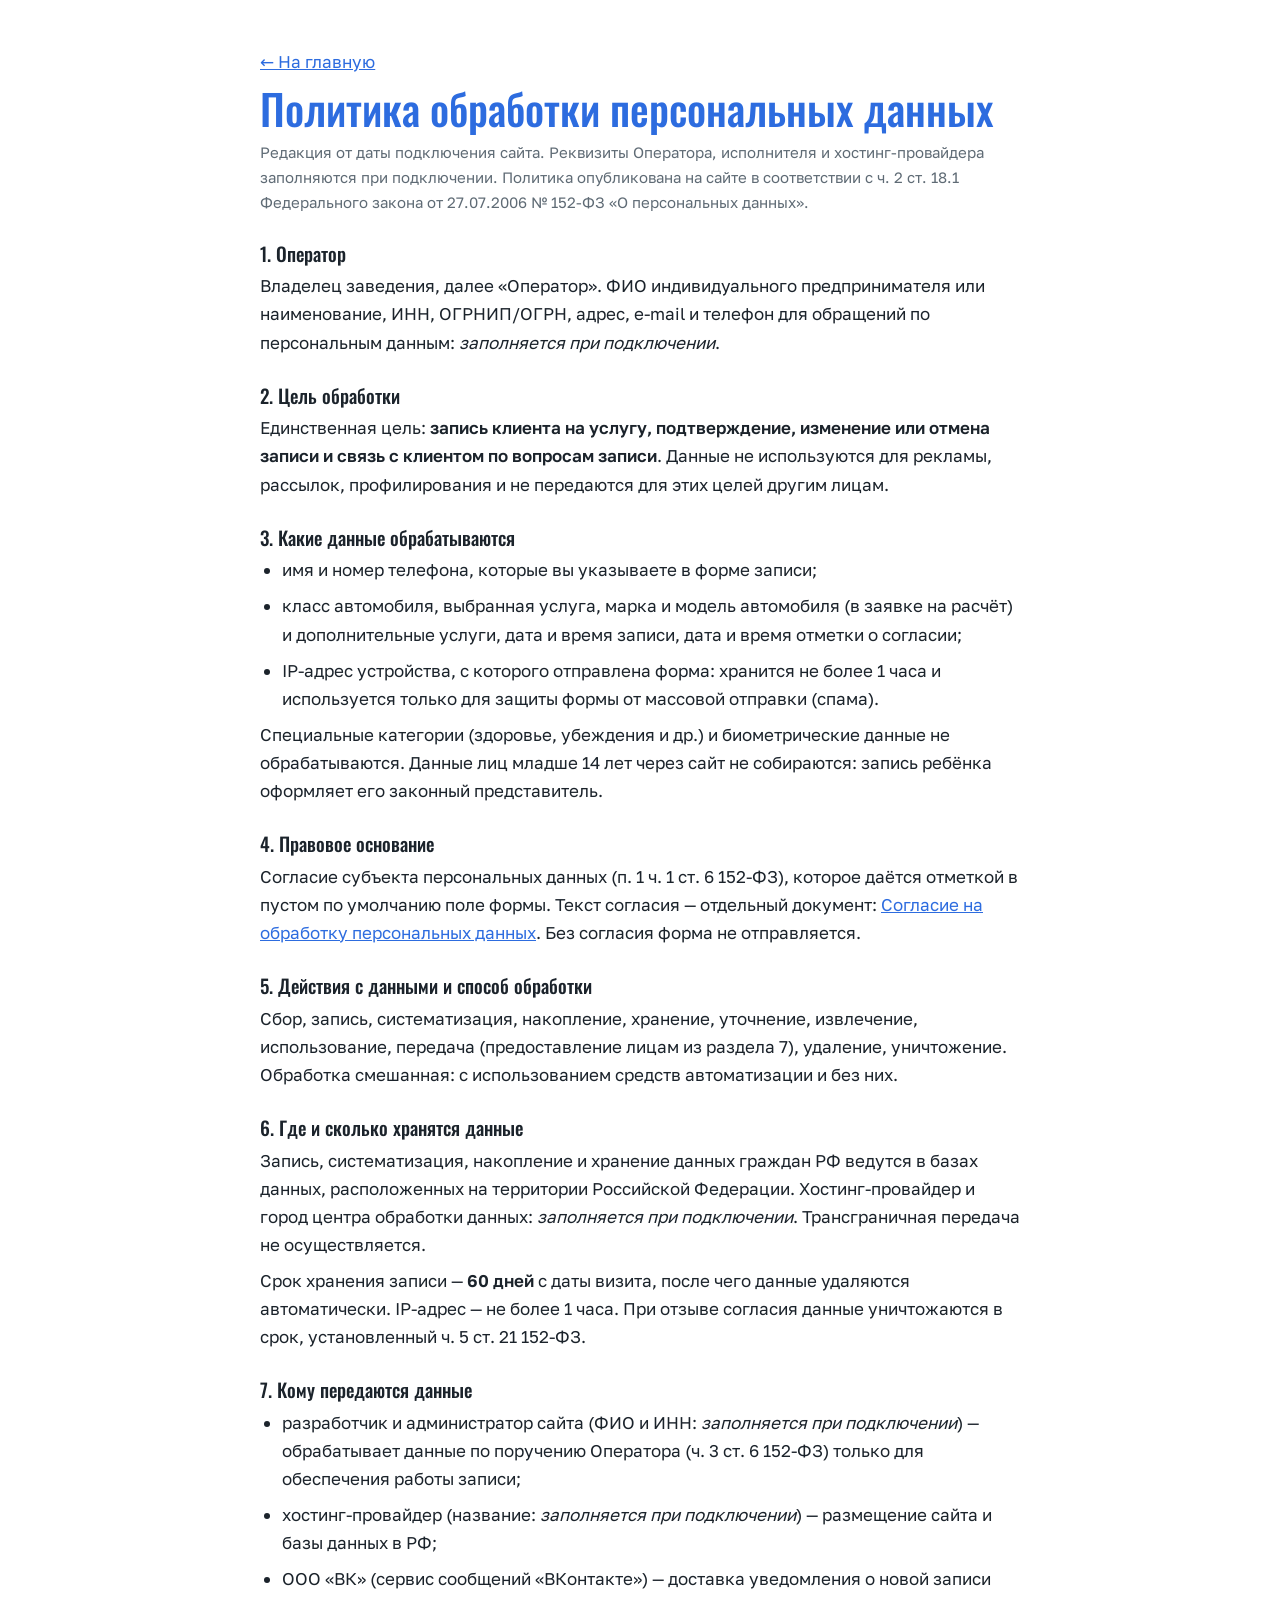
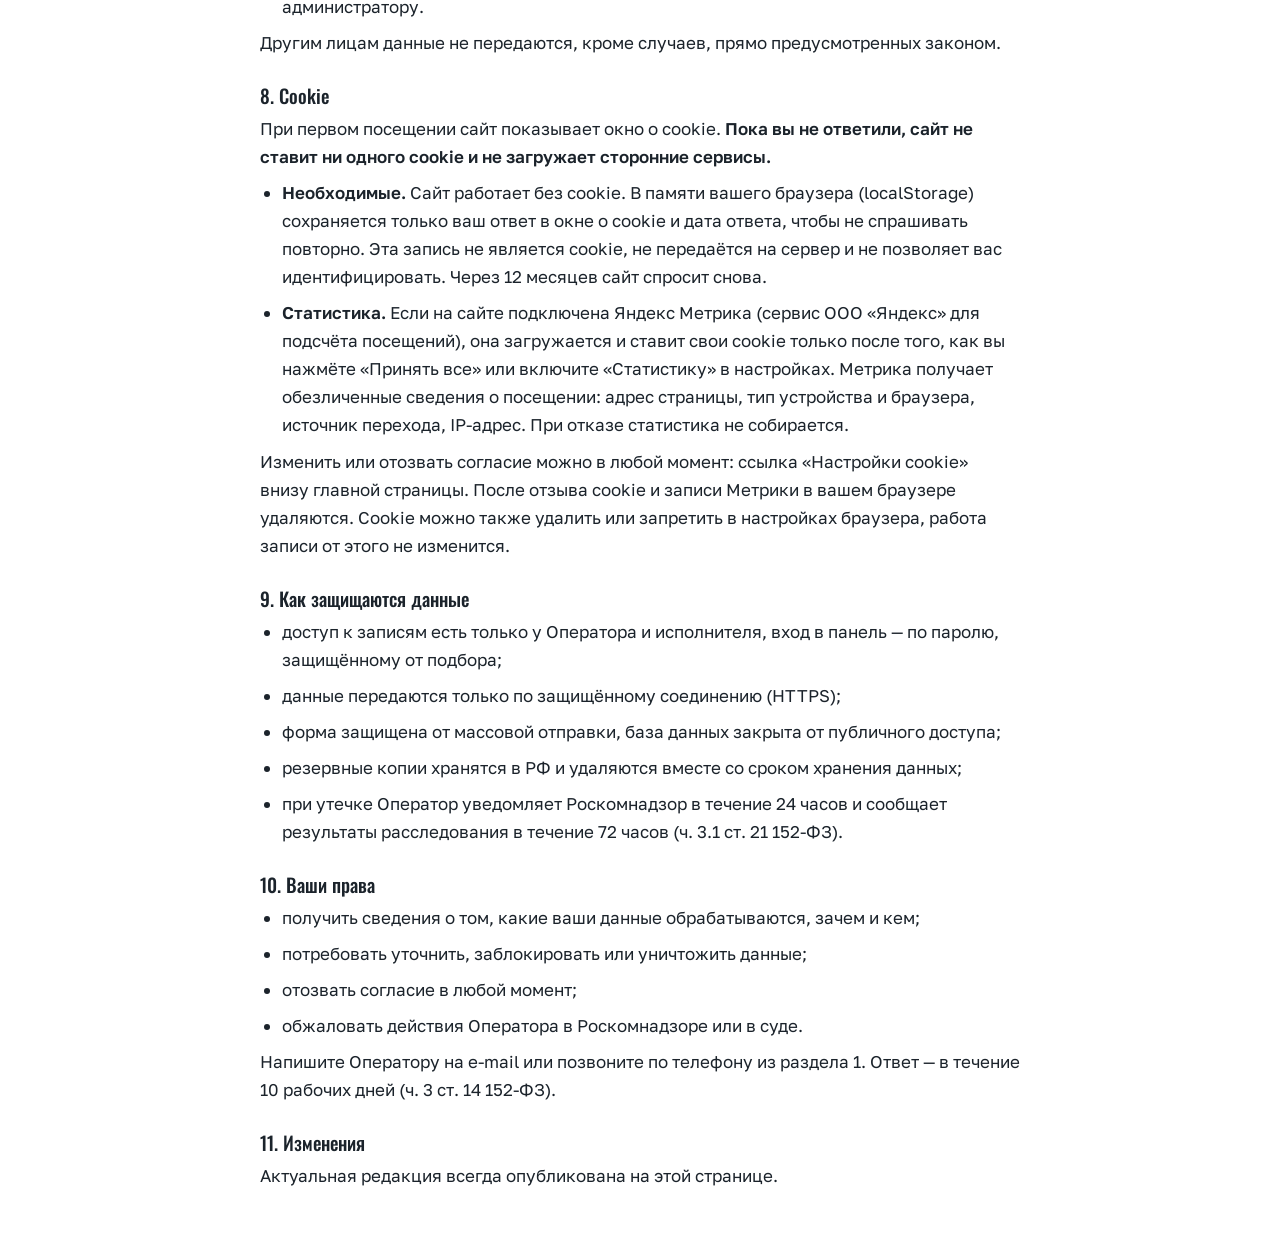
<file: privacy.html>
<!DOCTYPE html>
<html lang="ru">
<head>
<meta name="robots" content="noindex">
<meta charset="utf-8">
<meta name="viewport" content="width=device-width, initial-scale=1">
<title>Политика обработки персональных данных</title>
<link rel="icon" type="image/png" href="favicon.png">
<link rel="stylesheet" href="fonts/fonts.css">
<style>
:root{--bg:#ffffff;--ink:#1b232b;--muted:#5f6b75;--gold:#2d6cdf}
*{box-sizing:border-box;margin:0}
body{font-family:"Golos Text",system-ui,sans-serif;background:var(--bg);color:var(--ink);line-height:1.65;font-size:17px;padding:48px 24px}
main{max-width:760px;margin:0 auto}
h1,h2{font-family:Oswald,"Arial Narrow",sans-serif;font-weight:500;line-height:1.15}
h1{font-size:clamp(28px,6vw,42px);margin-bottom:8px;color:var(--gold)}
h2{font-size:19px;margin:28px 0 8px}
p,li{margin-bottom:8px}
ul{padding-left:22px}
a{color:var(--gold)}
:focus-visible{outline:2px solid var(--gold);outline-offset:3px}
.muted{color:var(--muted);font-size:15px}
</style>
</head>
<body>
<main>
<p><a href="index.html">← На главную</a></p>
<h1>Политика обработки персональных данных</h1>
<p class="muted">Редакция от даты подключения сайта. Реквизиты Оператора, исполнителя и хостинг-провайдера заполняются при подключении. Политика опубликована на сайте в соответствии с ч. 2 ст. 18.1 Федерального закона от 27.07.2006 № 152-ФЗ «О персональных данных».</p>

<h2>1. Оператор</h2>
<p>Владелец заведения, далее «Оператор». ФИО индивидуального предпринимателя или наименование, ИНН, ОГРНИП/ОГРН, адрес, e-mail и телефон для обращений по персональным данным: <i>заполняется при подключении</i>.</p>

<h2>2. Цель обработки</h2>
<p>Единственная цель: <b>запись клиента на услугу, подтверждение, изменение или отмена записи и связь с клиентом по вопросам записи</b>. Данные не используются для рекламы, рассылок, профилирования и не передаются для этих целей другим лицам.</p>

<h2>3. Какие данные обрабатываются</h2>
<ul>
<li>имя и номер телефона, которые вы указываете в форме записи;</li>
<li>класс автомобиля, выбранная услуга, марка и модель автомобиля (в заявке на расчёт) и дополнительные услуги, дата и время записи, дата и время отметки о согласии;</li>
<li>IP-адрес устройства, с которого отправлена форма: хранится не более 1 часа и используется только для защиты формы от массовой отправки (спама).</li>
</ul>
<p>Специальные категории (здоровье, убеждения и др.) и биометрические данные не обрабатываются. Данные лиц младше 14 лет через сайт не собираются: запись ребёнка оформляет его законный представитель.</p>

<h2>4. Правовое основание</h2>
<p>Согласие субъекта персональных данных (п. 1 ч. 1 ст. 6 152-ФЗ), которое даётся отметкой в пустом по умолчанию поле формы. Текст согласия — отдельный документ: <a href="soglasie.html">Согласие на обработку персональных данных</a>. Без согласия форма не отправляется.</p>

<h2>5. Действия с данными и способ обработки</h2>
<p>Сбор, запись, систематизация, накопление, хранение, уточнение, извлечение, использование, передача (предоставление лицам из раздела 7), удаление, уничтожение. Обработка смешанная: с использованием средств автоматизации и без них.</p>

<h2>6. Где и сколько хранятся данные</h2>
<p>Запись, систематизация, накопление и хранение данных граждан РФ ведутся в базах данных, расположенных на территории Российской Федерации. Хостинг-провайдер и город центра обработки данных: <i>заполняется при подключении</i>. Трансграничная передача не осуществляется.</p>
<p>Срок хранения записи — <b>60 дней</b> с даты визита, после чего данные удаляются автоматически. IP-адрес — не более 1 часа. При отзыве согласия данные уничтожаются в срок, установленный ч. 5 ст. 21 152-ФЗ.</p>

<h2>7. Кому передаются данные</h2>
<ul>
<li>разработчик и администратор сайта (ФИО и ИНН: <i>заполняется при подключении</i>) — обрабатывает данные по поручению Оператора (ч. 3 ст. 6 152-ФЗ) только для обеспечения работы записи;</li>
<li>хостинг-провайдер (название: <i>заполняется при подключении</i>) — размещение сайта и базы данных в РФ;</li>
<li>ООО «ВК» (сервис сообщений «ВКонтакте») — доставка уведомления о новой записи администратору.</li>
</ul>
<p>Другим лицам данные не передаются, кроме случаев, прямо предусмотренных законом.</p>

<h2 id="cookie">8. Cookie</h2>
<p>При первом посещении сайт показывает окно о cookie. <b>Пока вы не ответили, сайт не ставит ни одного cookie и не загружает сторонние сервисы.</b></p>
<ul>
<li><b>Необходимые.</b> Сайт работает без cookie. В памяти вашего браузера (localStorage) сохраняется только ваш ответ в окне о cookie и дата ответа, чтобы не спрашивать повторно. Эта запись не является cookie, не передаётся на сервер и не позволяет вас идентифицировать. Через 12 месяцев сайт спросит снова.</li>
<li><b>Статистика.</b> Если на сайте подключена Яндекс Метрика (сервис ООО «Яндекс» для подсчёта посещений), она загружается и ставит свои cookie только после того, как вы нажмёте «Принять все» или включите «Статистику» в настройках. Метрика получает обезличенные сведения о посещении: адрес страницы, тип устройства и браузера, источник перехода, IP-адрес. При отказе статистика не собирается.</li>
</ul>
<p>Изменить или отозвать согласие можно в любой момент: ссылка «Настройки cookie» внизу главной страницы. После отзыва cookie и записи Метрики в вашем браузере удаляются. Cookie можно также удалить или запретить в настройках браузера, работа записи от этого не изменится.</p>

<h2>9. Как защищаются данные</h2>
<ul>
<li>доступ к записям есть только у Оператора и исполнителя, вход в панель — по паролю, защищённому от подбора;</li>
<li>данные передаются только по защищённому соединению (HTTPS);</li>
<li>форма защищена от массовой отправки, база данных закрыта от публичного доступа;</li>
<li>резервные копии хранятся в РФ и удаляются вместе со сроком хранения данных;</li>
<li>при утечке Оператор уведомляет Роскомнадзор в течение 24 часов и сообщает результаты расследования в течение 72 часов (ч. 3.1 ст. 21 152-ФЗ).</li>
</ul>

<h2>10. Ваши права</h2>
<ul>
<li>получить сведения о том, какие ваши данные обрабатываются, зачем и кем;</li>
<li>потребовать уточнить, заблокировать или уничтожить данные;</li>
<li>отозвать согласие в любой момент;</li>
<li>обжаловать действия Оператора в Роскомнадзоре или в суде.</li>
</ul>
<p>Напишите Оператору на e-mail или позвоните по телефону из раздела 1. Ответ — в течение 10 рабочих дней (ч. 3 ст. 14 152-ФЗ).</p>

<h2>11. Изменения</h2>
<p>Актуальная редакция всегда опубликована на этой странице.</p>
</main>
</body>
</html>
</file>
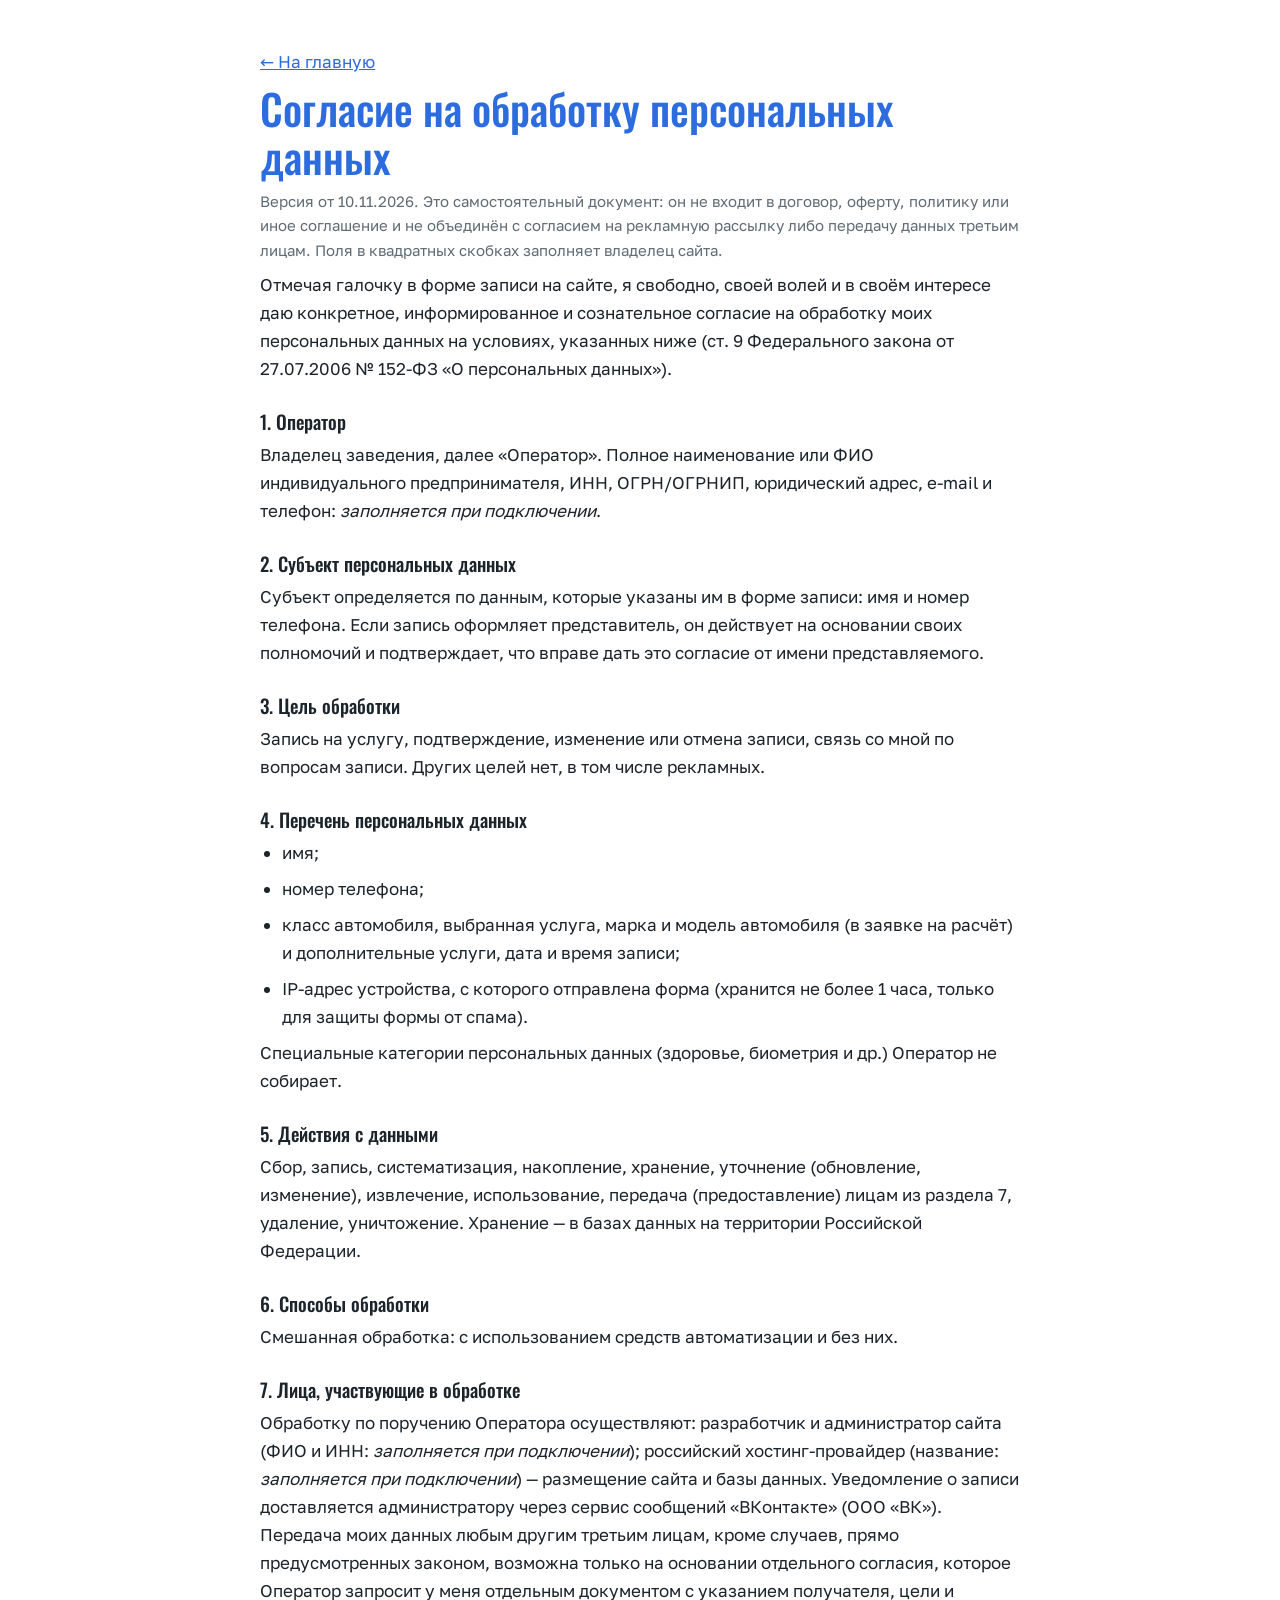
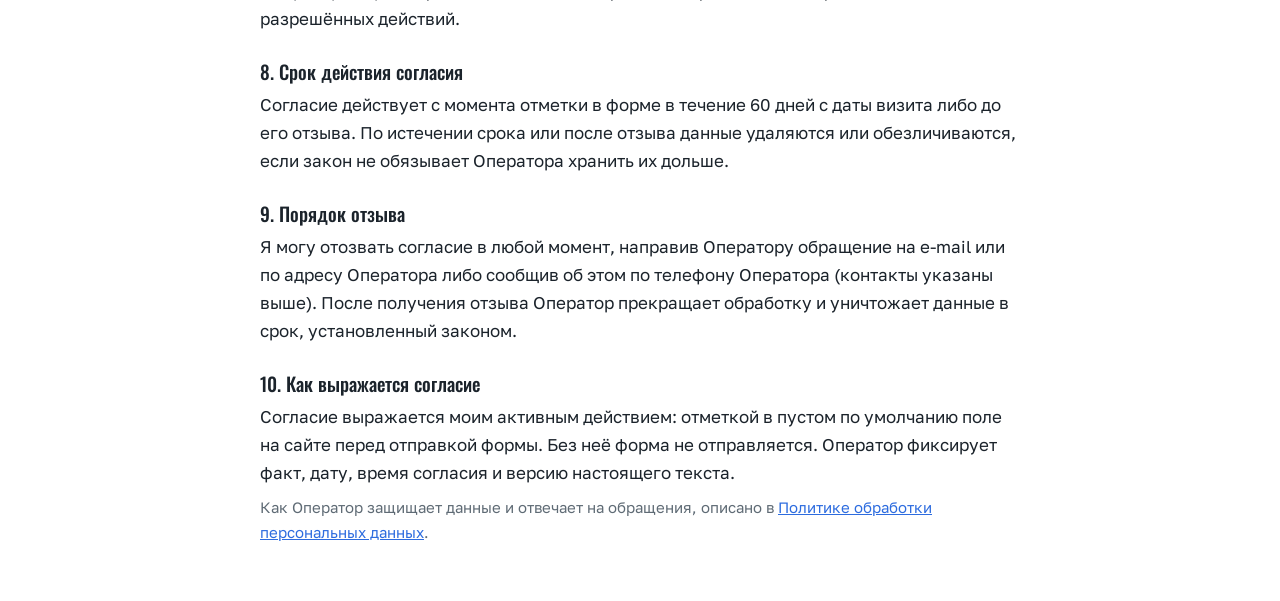
<file: soglasie.html>
<!DOCTYPE html>
<html lang="ru">
<head>
<meta name="robots" content="noindex">
<meta charset="utf-8">
<meta name="viewport" content="width=device-width, initial-scale=1">
<title>Согласие на обработку персональных данных</title>
<link rel="icon" type="image/png" href="favicon.png">
<link rel="stylesheet" href="fonts/fonts.css">
<style>
:root{--bg:#ffffff;--ink:#1b232b;--muted:#5f6b75;--gold:#2d6cdf}
*{box-sizing:border-box;margin:0}
body{font-family:"Golos Text",system-ui,sans-serif;background:var(--bg);color:var(--ink);line-height:1.65;font-size:17px;padding:48px 24px}
main{max-width:760px;margin:0 auto}
h1,h2{font-family:Oswald,"Arial Narrow",sans-serif;font-weight:500;line-height:1.15}
h1{font-size:clamp(28px,6vw,42px);margin-bottom:8px;color:var(--gold)}
h2{font-size:19px;margin:28px 0 8px}
p,li{margin-bottom:8px}
ul{padding-left:22px}
a{color:var(--gold)}
:focus-visible{outline:2px solid var(--gold);outline-offset:3px}
.muted{color:var(--muted);font-size:15px}
</style>
</head>
<body>
<main>
<p><a href="index.html">← На главную</a></p>
<h1>Согласие на обработку персональных данных</h1>
<p class="muted">Версия от 10.11.2026. Это самостоятельный документ: он не входит в договор, оферту, политику или иное соглашение и не объединён с согласием на рекламную рассылку либо передачу данных третьим лицам. Поля в квадратных скобках заполняет владелец сайта.</p>

<p>Отмечая галочку в форме записи на сайте, я свободно, своей волей и в своём интересе даю конкретное, информированное и сознательное согласие на обработку моих персональных данных на условиях, указанных ниже (ст. 9 Федерального закона от 27.07.2006 № 152-ФЗ «О персональных данных»).</p>

<h2>1. Оператор</h2>
<p>Владелец заведения, далее «Оператор». Полное наименование или ФИО индивидуального предпринимателя, ИНН, ОГРН/ОГРНИП, юридический адрес, e-mail и телефон: <i>заполняется при подключении</i>.</p>

<h2>2. Субъект персональных данных</h2>
<p>Субъект определяется по данным, которые указаны им в форме записи: имя и номер телефона. Если запись оформляет представитель, он действует на основании своих полномочий и подтверждает, что вправе дать это согласие от имени представляемого.</p>

<h2>3. Цель обработки</h2>
<p>Запись на услугу, подтверждение, изменение или отмена записи, связь со мной по вопросам записи. Других целей нет, в том числе рекламных.</p>

<h2>4. Перечень персональных данных</h2>
<ul>
<li>имя;</li>
<li>номер телефона;</li>
<li>класс автомобиля, выбранная услуга, марка и модель автомобиля (в заявке на расчёт) и дополнительные услуги, дата и время записи;</li>
<li>IP-адрес устройства, с которого отправлена форма (хранится не более 1 часа, только для защиты формы от спама).</li>
</ul>
<p>Специальные категории персональных данных (здоровье, биометрия и др.) Оператор не собирает.</p>

<h2>5. Действия с данными</h2>
<p>Сбор, запись, систематизация, накопление, хранение, уточнение (обновление, изменение), извлечение, использование, передача (предоставление) лицам из раздела 7, удаление, уничтожение. Хранение — в базах данных на территории Российской Федерации.</p>

<h2>6. Способы обработки</h2>
<p>Смешанная обработка: с использованием средств автоматизации и без них.</p>

<h2>7. Лица, участвующие в обработке</h2>
<p>Обработку по поручению Оператора осуществляют: разработчик и администратор сайта (ФИО и ИНН: <i>заполняется при подключении</i>); российский хостинг-провайдер (название: <i>заполняется при подключении</i>) — размещение сайта и базы данных. Уведомление о записи доставляется администратору через сервис сообщений «ВКонтакте» (ООО «ВК»). Передача моих данных любым другим третьим лицам, кроме случаев, прямо предусмотренных законом, возможна только на основании отдельного согласия, которое Оператор запросит у меня отдельным документом с указанием получателя, цели и разрешённых действий.</p>

<h2>8. Срок действия согласия</h2>
<p>Согласие действует с момента отметки в форме в течение 60 дней с даты визита либо до его отзыва. По истечении срока или после отзыва данные удаляются или обезличиваются, если закон не обязывает Оператора хранить их дольше.</p>

<h2>9. Порядок отзыва</h2>
<p>Я могу отозвать согласие в любой момент, направив Оператору обращение на e-mail или по адресу Оператора либо сообщив об этом по телефону Оператора (контакты указаны выше). После получения отзыва Оператор прекращает обработку и уничтожает данные в срок, установленный законом.</p>

<h2>10. Как выражается согласие</h2>
<p>Согласие выражается моим активным действием: отметкой в пустом по умолчанию поле на сайте перед отправкой формы. Без неё форма не отправляется. Оператор фиксирует факт, дату, время согласия и версию настоящего текста.</p>

<p class="muted">Как Оператор защищает данные и отвечает на обращения, описано в <a href="privacy.html">Политике обработки персональных данных</a>.</p>
</main>
</body>
</html>
</file>
<file: fonts/fonts.css>
/* Шрифты лежат на самом сайте, а не грузятся с Google Fonts: так IP посетителей не уходит за рубеж (152-ФЗ). Лицензия SIL OFL 1.1, тексты рядом. */
@font-face{font-family:'Yeseva One';font-style:normal;font-weight:400;font-display:swap;src:url(YesevaOne-cyrillic-400.woff2) format('woff2');unicode-range:U+0301, U+0400-045F, U+0490-0491, U+04B0-04B1, U+2116}
@font-face{font-family:'Yeseva One';font-style:normal;font-weight:400;font-display:swap;src:url(YesevaOne-latin-400.woff2) format('woff2');unicode-range:U+0000-00FF, U+0131, U+0152-0153, U+02BB-02BC, U+02C6, U+02DA, U+02DC, U+0304, U+0308, U+0329, U+2000-206F, U+20AC, U+2122, U+2191, U+2193, U+2212, U+2215, U+FEFF, U+FFFD}
@font-face{font-family:'Rubik';font-style:normal;font-weight:400 600;font-display:swap;src:url(Rubik-cyrillic-400.woff2) format('woff2');unicode-range:U+0301, U+0400-045F, U+0490-0491, U+04B0-04B1, U+2116}
@font-face{font-family:'Rubik';font-style:normal;font-weight:400 600;font-display:swap;src:url(Rubik-latin-400.woff2) format('woff2');unicode-range:U+0000-00FF, U+0131, U+0152-0153, U+02BB-02BC, U+02C6, U+02DA, U+02DC, U+0304, U+0308, U+0329, U+2000-206F, U+20AC, U+2122, U+2191, U+2193, U+2212, U+2215, U+FEFF, U+FFFD}
@font-face{font-family:'Golos Text';font-style:normal;font-weight:400 600;font-display:swap;src:url(GolosText-cyrillic-400.woff2) format('woff2');unicode-range:U+0301, U+0400-045F, U+0490-0491, U+04B0-04B1, U+2116}
@font-face{font-family:'Golos Text';font-style:normal;font-weight:400 600;font-display:swap;src:url(GolosText-latin-400.woff2) format('woff2');unicode-range:U+0000-00FF, U+0131, U+0152-0153, U+02BB-02BC, U+02C6, U+02DA, U+02DC, U+0304, U+0308, U+0329, U+2000-206F, U+20AC, U+2122, U+2191, U+2193, U+2212, U+2215, U+FEFF, U+FFFD}
@font-face{font-family:'Oswald';font-style:normal;font-weight:500 700;font-display:swap;src:url(Oswald-cyrillic-500.woff2) format('woff2');unicode-range:U+0301, U+0400-045F, U+0490-0491, U+04B0-04B1, U+2116}
@font-face{font-family:'Oswald';font-style:normal;font-weight:500 700;font-display:swap;src:url(Oswald-latin-500.woff2) format('woff2');unicode-range:U+0000-00FF, U+0131, U+0152-0153, U+02BB-02BC, U+02C6, U+02DA, U+02DC, U+0304, U+0308, U+0329, U+2000-206F, U+20AC, U+2122, U+2191, U+2193, U+2212, U+2215, U+FEFF, U+FFFD}
</file>
